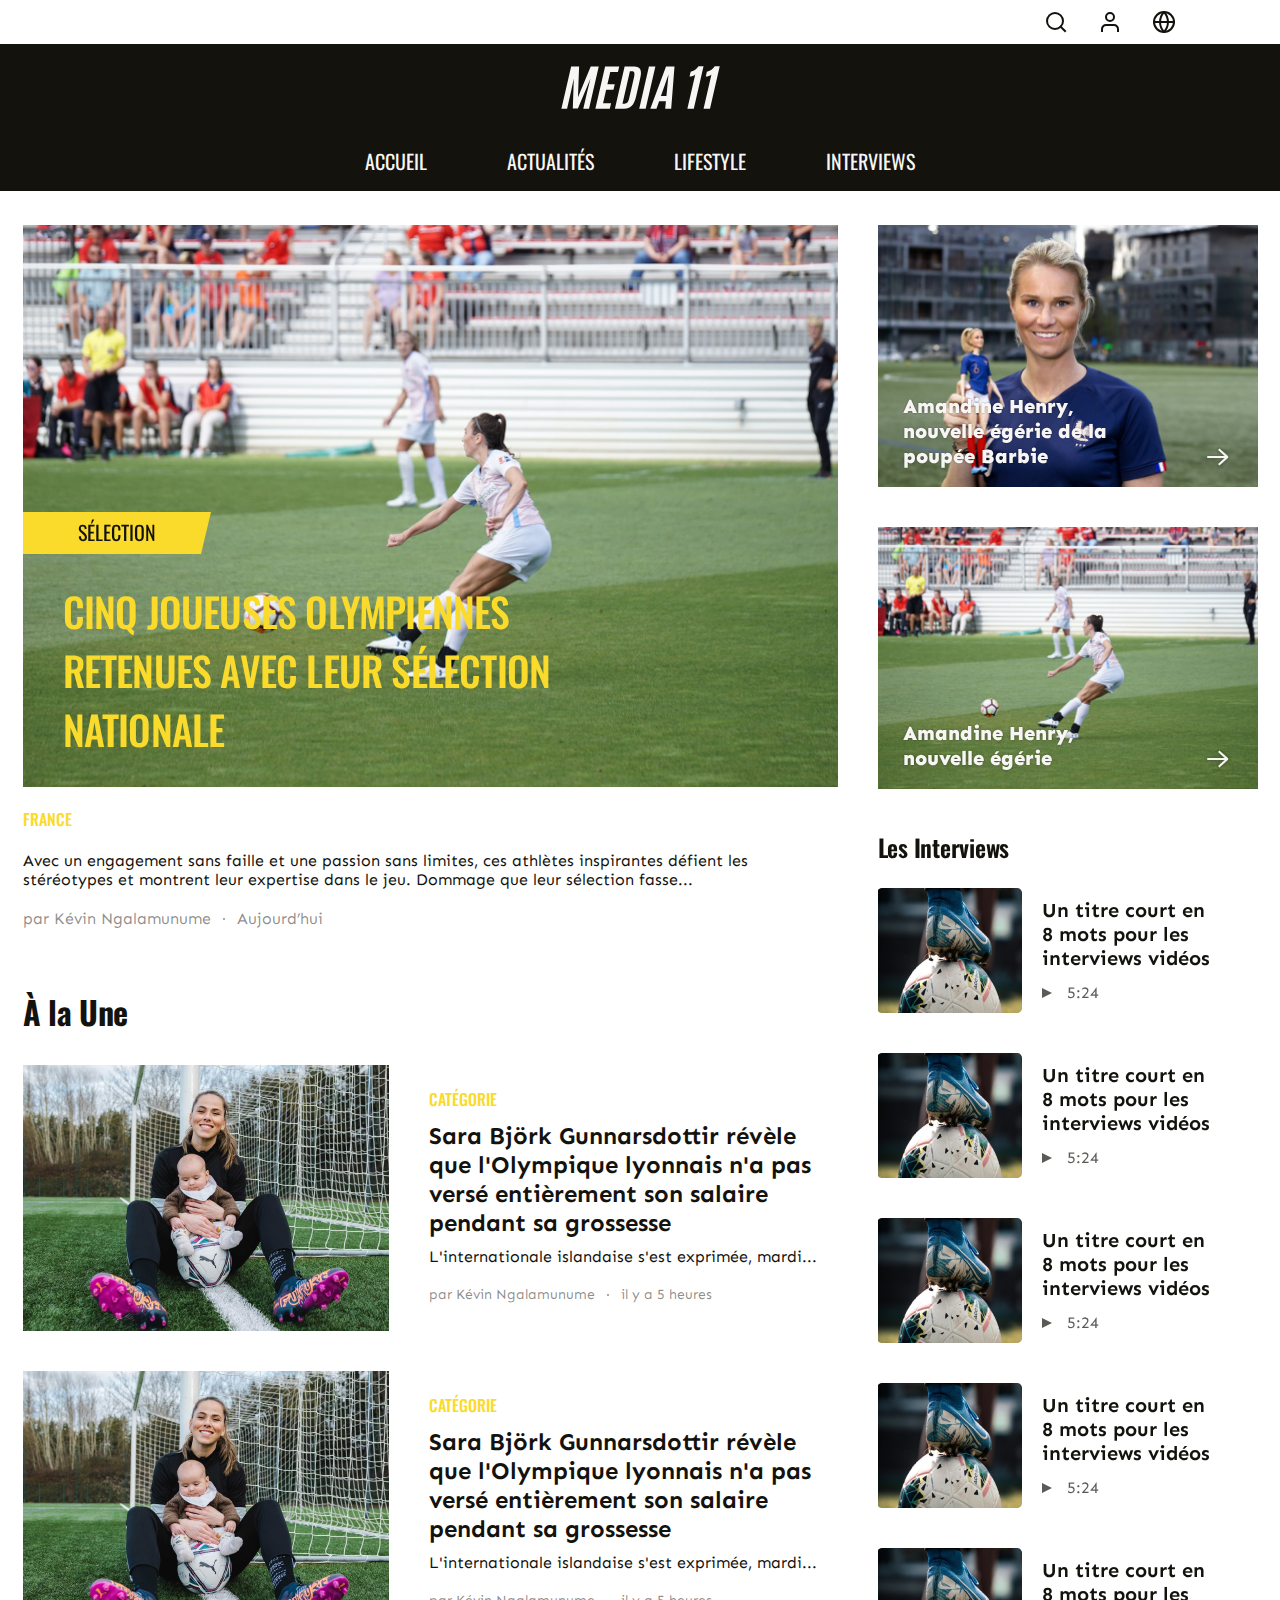
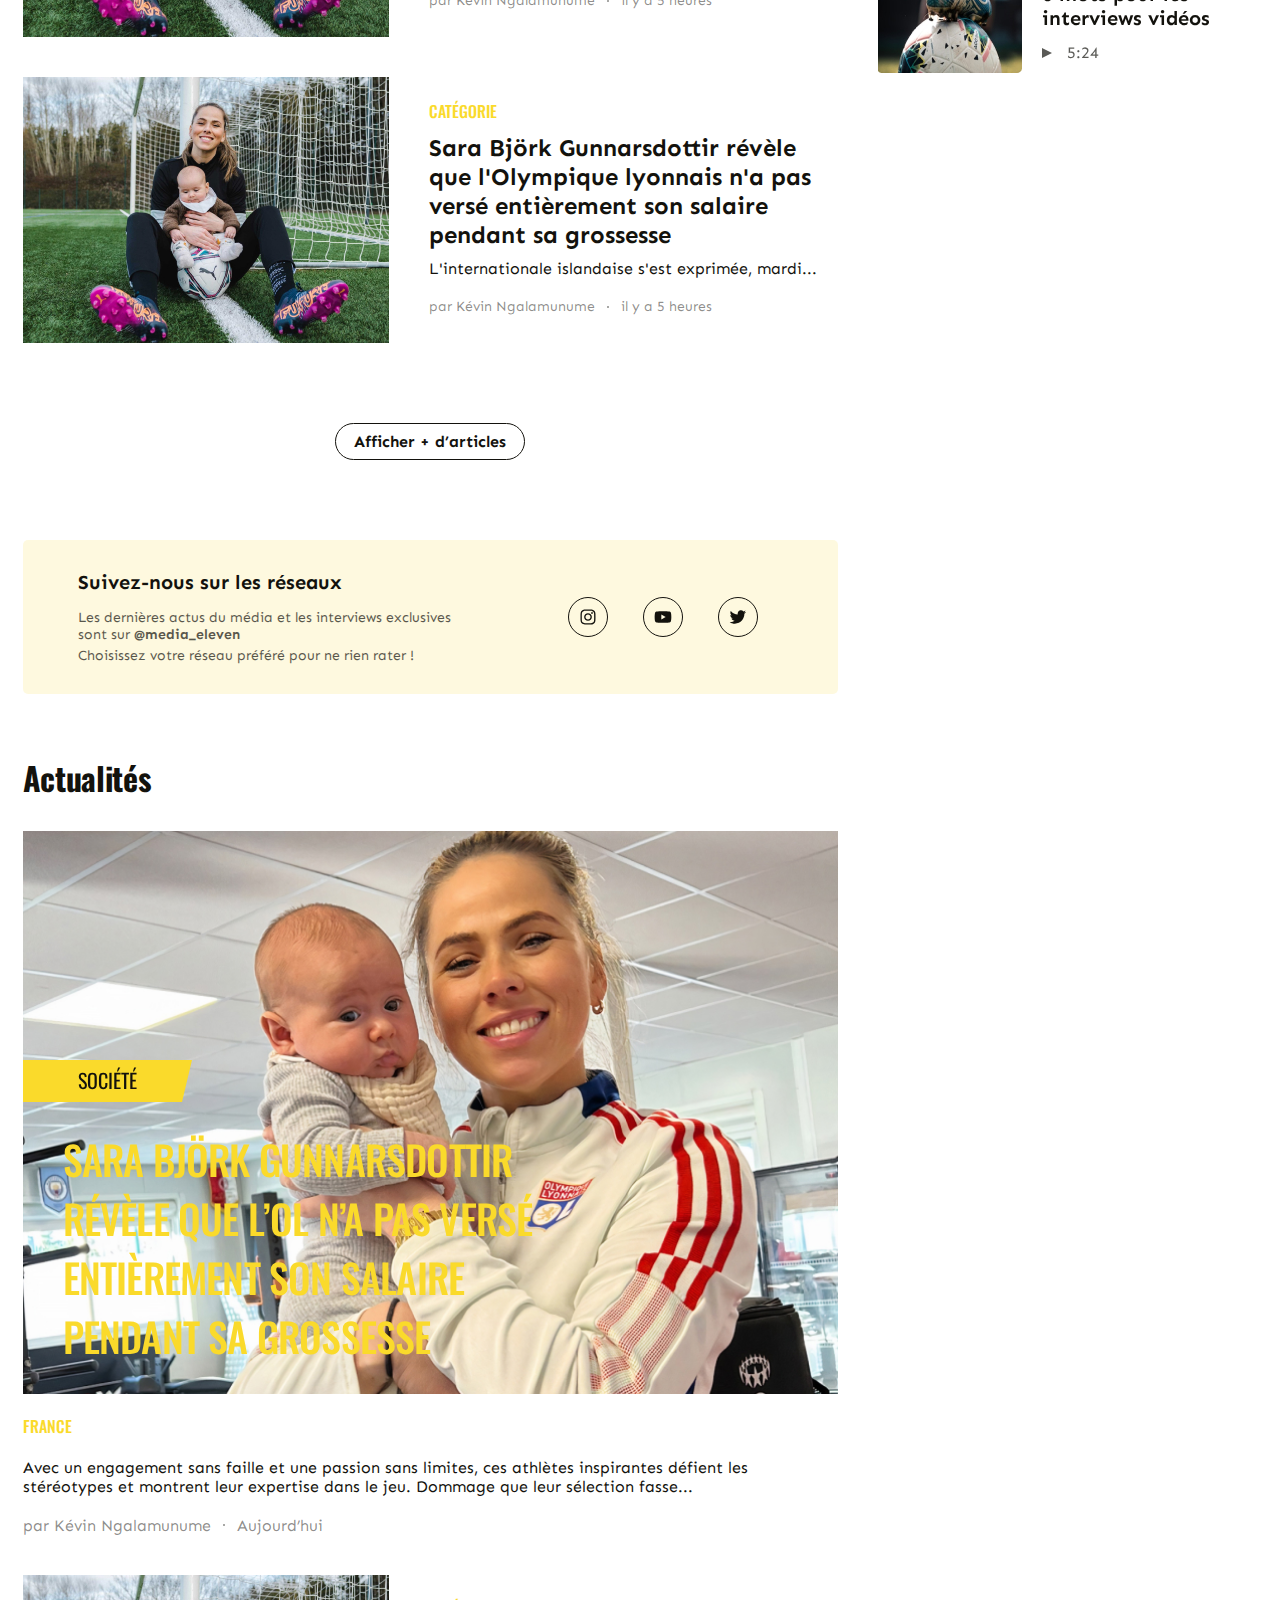
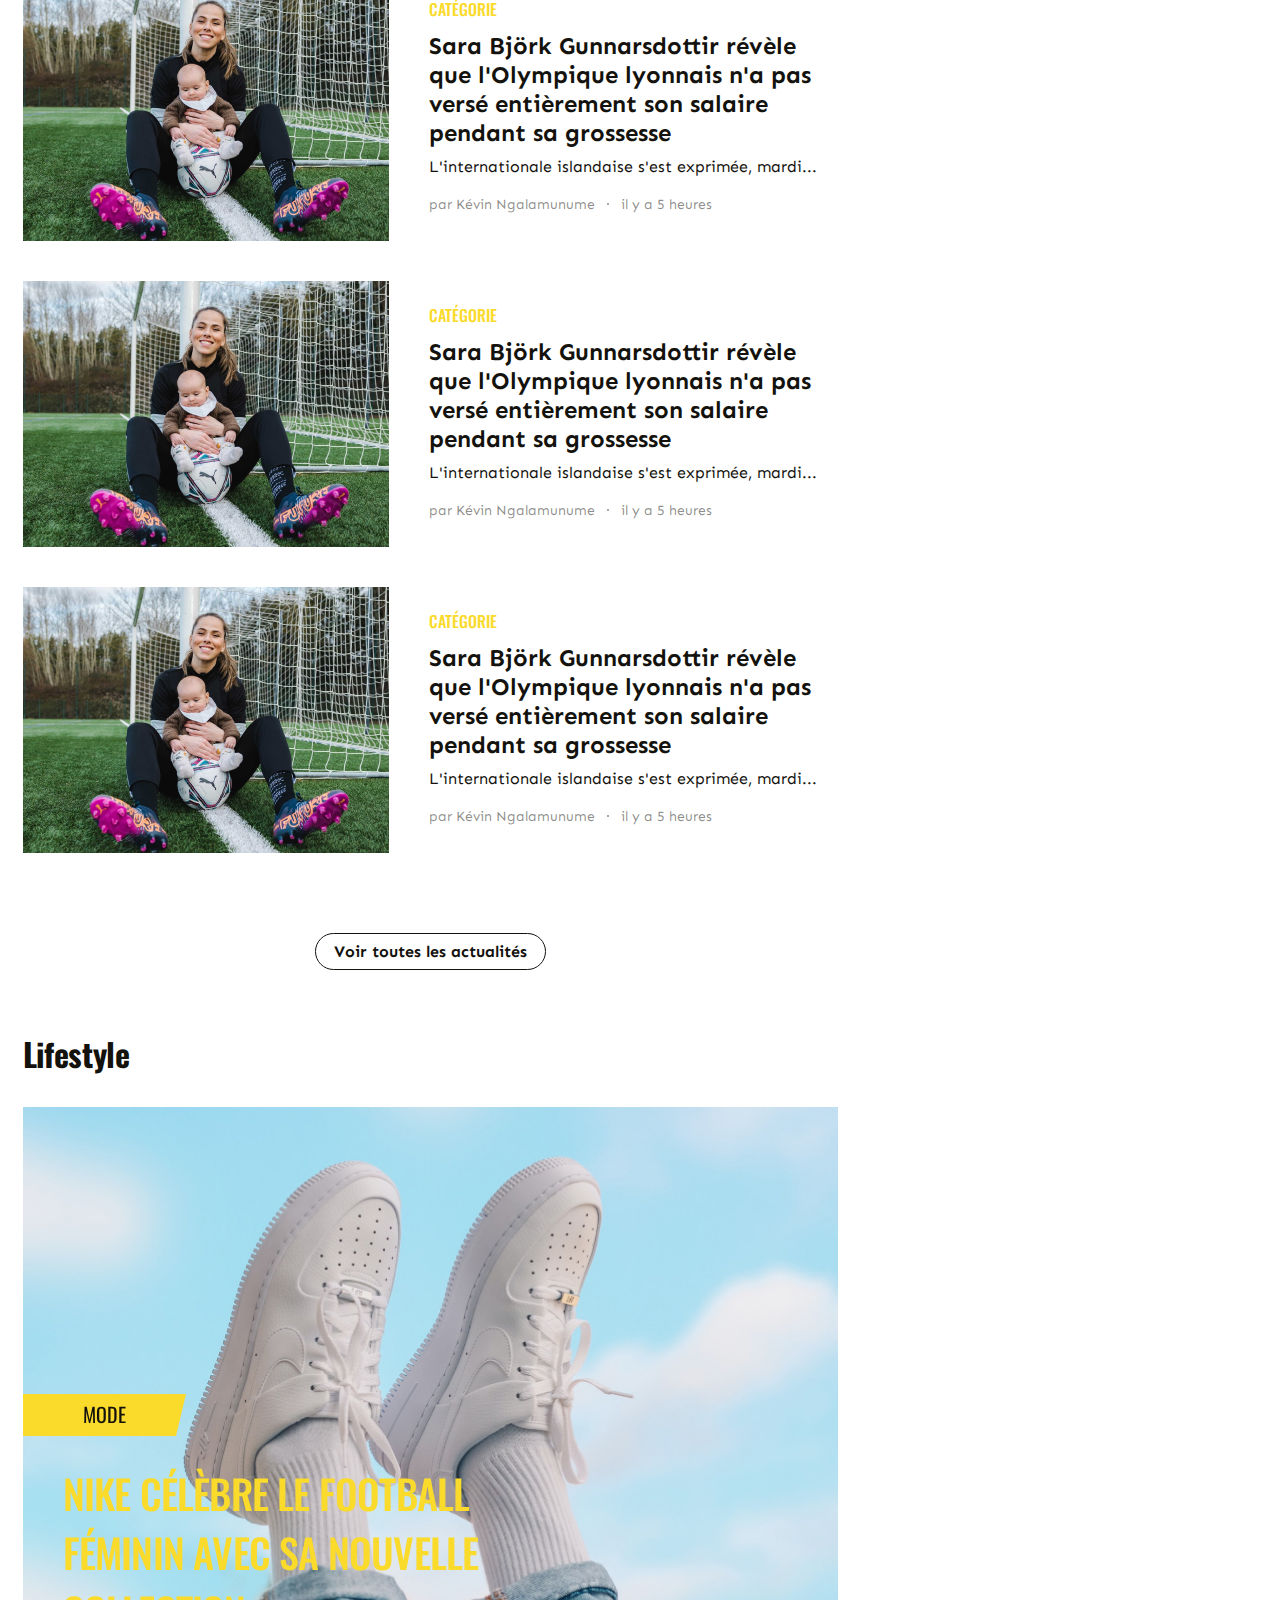
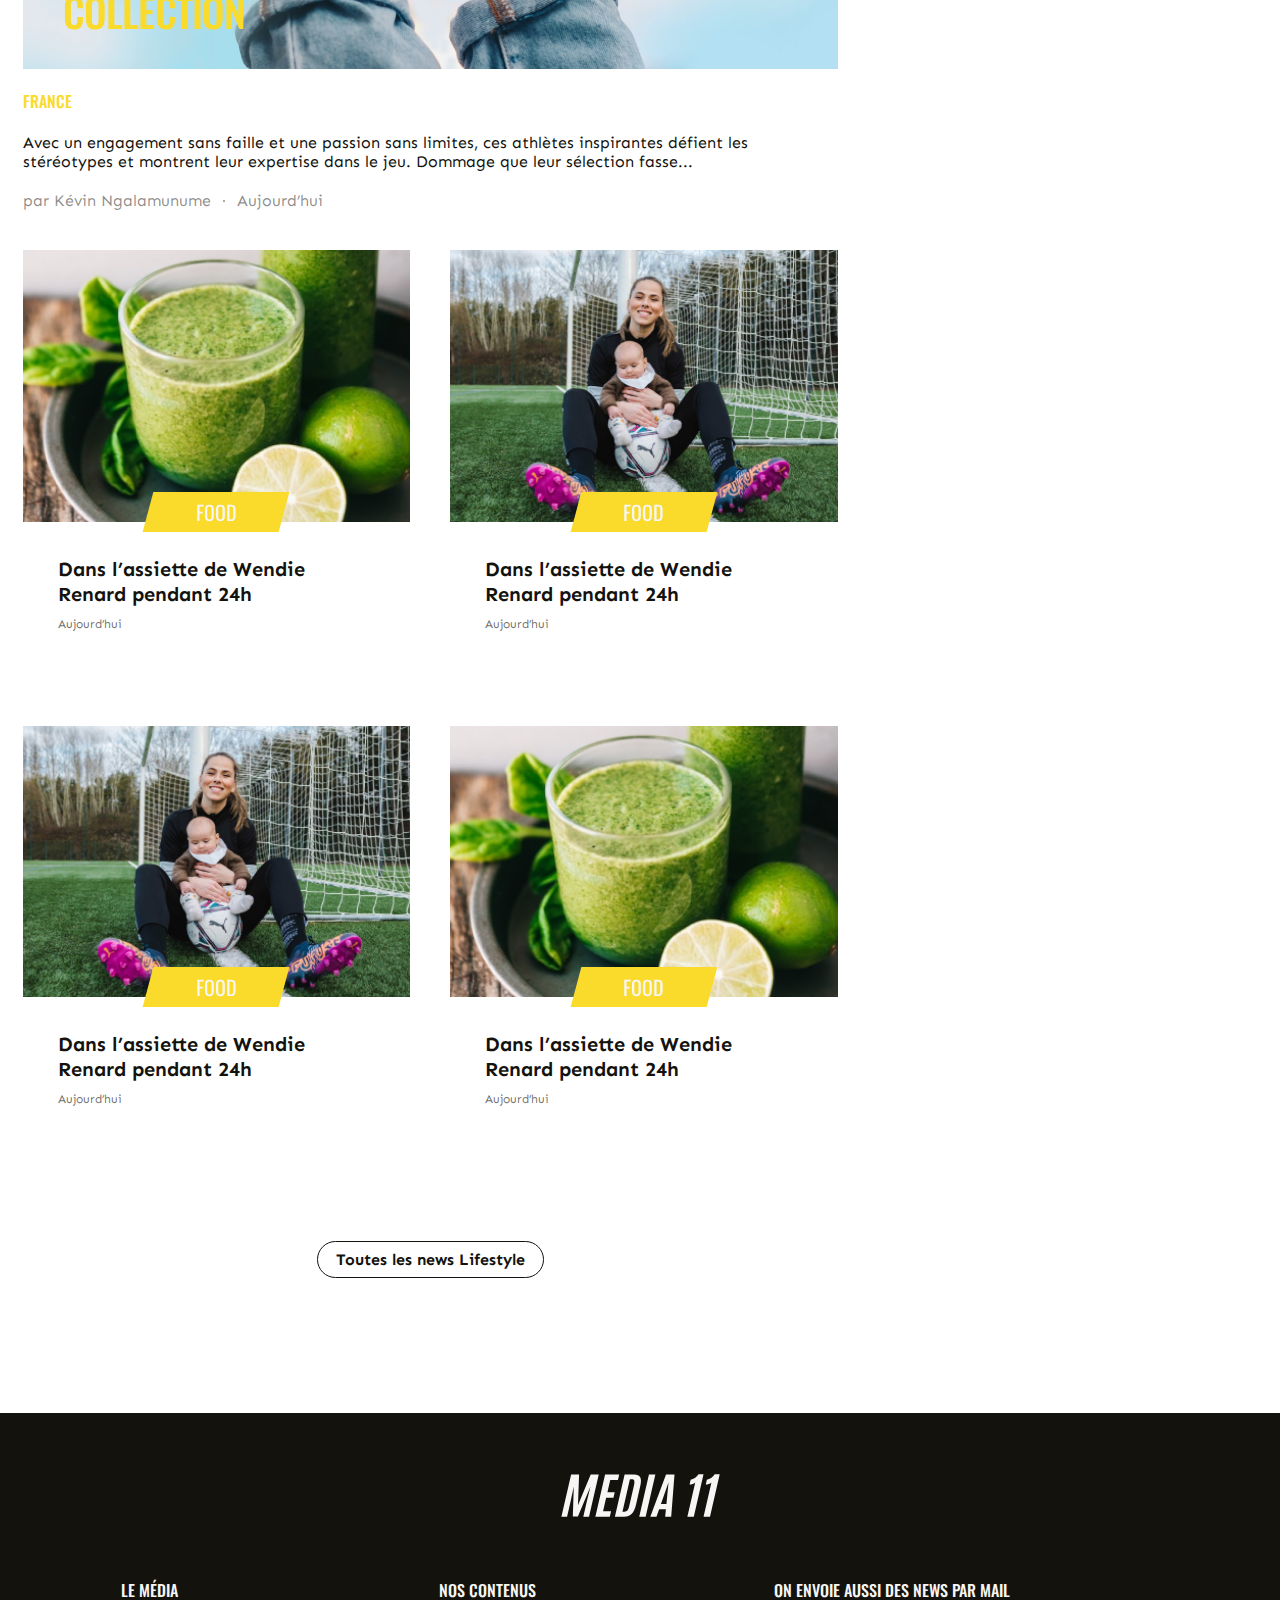
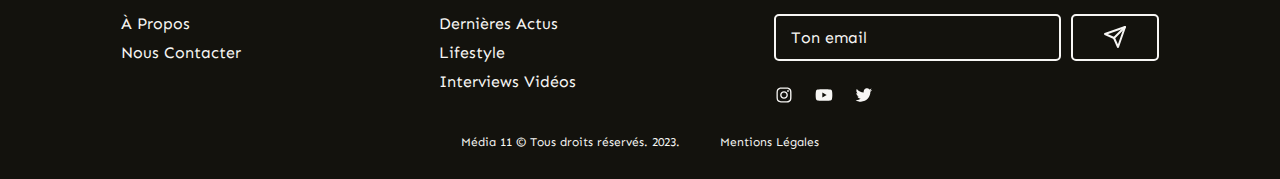
<file: index.html>
<!DOCTYPE html>
<html lang="en">
  <head>
    <meta charset="UTF-8" />
    <meta http-equiv="X-UA-Compatible" content="IE=edge" />
    <meta name="viewport" content="width=device-width, initial-scale=1.0" />
    <link rel="stylesheet" href="css/style.min.css" />
    <title>ACCUEIL</title>
  </head>
  <body>
    <div class="wrapper">
      <header class="header">
        <div class="header__container">
          <div class="header__above">
            <a href="#">
              <img src="img/header/search.svg" alt="search" />
            </a>
            <a href="#">
              <img src="img/header/user.svg" alt="user" />
            </a>
            <a href="#">
              <img src="img/header/globe.svg" alt="globe" />
            </a>
          </div>
        </div>
        <div class="header__under">
          <div class="header__container">
            <div class="header__logo">
              <a href="/">
                <img src="img/header/Logo seul.svg" alt="logo" />
              </a>
            </div>
            <div class="header__menu menu">
              <div class="menu__burger">
                <span></span>
              </div>
              <nav class="menu__nav">
                <ul class="menu__list">
                  <li>
                    <a href="index.html">ACCUEIL</a>
                  </li>
                  <li>
                    <a href="actualités.html">ACTUALITÉS</a>
                  </li>
                  <li>
                    <a href="lifestyle.html">lifestyle</a>
                  </li>
                  <li>
                    <a href="/">interviews</a>
                  </li>
                </ul>
              </nav>
            </div>
          </div>
        </div>
      </header>
      <main class="page">
        <div class="page__container">
          <div class="page__column">
            <div class="main">
              <!-- main-post -->
              <section class="main__main-block main-block">
                <article class="main-block__main-post main-post">
                  <div class="main-post__poster">
                    <a href="article.html">
                      <div class="main-post__content">
                        <div class="main-post__tag">
                          <div></div>
                          <span>sélection</span>
                        </div>
                        <h2 class="main-post__title">
                          Cinq joueuses Olympiennes retenues avec leur sélection
                          nationale
                        </h2>
                      </div>
                      <div class="main-post__img">
                        <img src="img/main/Rectangle 3.jpg" alt="" />
                      </div>
                    </a>
                  </div>
                  <div class="main-post__category">France</div>
                  <div class="main-post__text">
                    <a href="#">
                      Avec un engagement sans faille et une passion sans
                      limites, ces athlètes inspirantes défient les stéréotypes
                      et montrent leur expertise dans le jeu. Dommage que leur
                      sélection fasse...
                    </a>
                  </div>
                  <div class="main-post__meta">
                    <div class="main-post__author">par Kévin Ngalamunume</div>
                    <div class="main-post__separator"></div>
                    <div class="main-post__time">Aujourd’hui</div>
                  </div>
                </article>
              </section>
              <!-- /main-post -->
              <!-- featured -->
              <section class="main__featured block-posts">
                <h3 class="block-posts__title">À la Une</h3>
                <div class="block-posts__post-list post-list">
                  <article class="post-list__post-single post-single">
                    <div class="post-single__img">
                      <a href="#">
                        <img src="img/main/Image.jpg" alt="" />
                      </a>
                    </div>
                    <div class="post-single__content">
                      <div class="post-single__category">catégorie</div>
                      <h4 class="post-single__title">
                        <a href="#"
                          >Sara Björk Gunnarsdottir révèle que l'Olympique
                          lyonnais n'a pas versé entièrement son salaire pendant
                          sa grossesse</a
                        >
                      </h4>
                      <div class="post-single__text">
                        <a href="#"
                          >L'internationale islandaise s'est exprimée,
                          mardi...</a
                        >
                      </div>
                      <div class="post-single__meta">
                        <div class="post-single__author">
                          par Kévin Ngalamunume
                        </div>
                        <div class="post-single__separator"></div>
                        <div class="post-single__time">il y a 5 heures</div>
                      </div>
                    </div>
                  </article>
                  <article class="post-list__post-single post-single">
                    <div class="post-single__img">
                      <a href="#">
                        <img src="img/main/Image.jpg" alt="" />
                      </a>
                    </div>
                    <div class="post-single__content">
                      <div class="post-single__category">catégorie</div>
                      <h4 class="post-single__title">
                        <a href="#"
                          >Sara Björk Gunnarsdottir révèle que l'Olympique
                          lyonnais n'a pas versé entièrement son salaire pendant
                          sa grossesse</a
                        >
                      </h4>
                      <div class="post-single__text">
                        <a href="#"
                          >L'internationale islandaise s'est exprimée,
                          mardi...</a
                        >
                      </div>
                      <div class="post-single__meta">
                        <div class="post-single__author">
                          par Kévin Ngalamunume
                        </div>
                        <div class="post-single__separator"></div>
                        <div class="post-single__time">il y a 5 heures</div>
                      </div>
                    </div>
                  </article>
                  <article class="post-list__post-single post-single">
                    <div class="post-single__img">
                      <a href="#">
                        <img src="img/main/Image.jpg" alt="" />
                      </a>
                    </div>
                    <div class="post-single__content">
                      <div class="post-single__category">catégorie</div>
                      <h4 class="post-single__title">
                        <a href="#"
                          >Sara Björk Gunnarsdottir révèle que l'Olympique
                          lyonnais n'a pas versé entièrement son salaire pendant
                          sa grossesse</a
                        >
                      </h4>
                      <div class="post-single__text">
                        <a href="#"
                          >L'internationale islandaise s'est exprimée,
                          mardi...</a
                        >
                      </div>
                      <div class="post-single__meta">
                        <div class="post-single__author">
                          par Kévin Ngalamunume
                        </div>
                        <div class="post-single__separator"></div>
                        <div class="post-single__time">il y a 5 heures</div>
                      </div>
                    </div>
                  </article>
                </div>
                <div class="block-posts__button-more button-more">
                  <a href="#">Afficher + d’articles</a>
                </div>
              </section>
              <!-- /featured -->
              <!-- main__sociall -->
              <section class="main__sociall social-main">
                <div class="social-main__column">
                  <div class="social-main__title">
                    Suivez-nous sur les réseaux
                  </div>
                  <div class="social-main__text">
                    <p>
                      Les dernières actus du média et les interviews exclusives
                      sont sur <b>@media_eleven</b>
                    </p>
                    <p>Choisissez votre réseau préféré pour ne rien rater !</p>
                  </div>
                </div>
                <div class="social-main__column">
                  <ul class="social-main__link">
                    <li>
                      <a href="#">
                        <img src="img/main/instagram.svg" alt="" />
                      </a>
                    </li>
                    <li>
                      <a href="#">
                        <img src="img/main/youtube.svg" alt="" />
                      </a>
                    </li>
                    <li>
                      <a href="#">
                        <img src="img/main/twitter.svg" alt="" />
                      </a>
                    </li>
                  </ul>
                </div>
              </section>
              <!-- /main__sociall -->
              <!-- main__news -->
              <section class="main__news block-posts">
                <h3 class="block-posts__title">Actualités</h3>
                <article class="block-posts__main-post main-post">
                  <div class="main-post__poster">
                    <a href="#">
                      <div class="main-post__content">
                        <div class="main-post__tag">
                          <div></div>
                          <span>société</span>
                        </div>
                        <h2 class="main-post__title">
                          sara björk gunnarsdottir révèle que l’ol n’a pas versé
                          entièrement son salaire pendant sa grossesse
                        </h2>
                      </div>
                      <div class="main-post__img">
                        <img src="img/main/Rectangle 4.jpg" alt="" />
                      </div>
                    </a>
                  </div>
                  <div class="main-post__category">France</div>
                  <div class="main-post__text">
                    <a href="#">
                      Avec un engagement sans faille et une passion sans
                      limites, ces athlètes inspirantes défient les stéréotypes
                      et montrent leur expertise dans le jeu. Dommage que leur
                      sélection fasse...
                    </a>
                  </div>
                  <div class="main-post__meta">
                    <div class="main-post__author">par Kévin Ngalamunume</div>
                    <div class="main-post__separator"></div>
                    <div class="main-post__time">Aujourd’hui</div>
                  </div>
                </article>
                <div class="block-posts__post-list post-list">
                  <article class="post-list__post-single post-single">
                    <div class="post-single__img">
                      <a href="#">
                        <img src="img/main/Image.jpg" alt="" />
                      </a>
                    </div>
                    <div class="post-single__content">
                      <div class="post-single__category">catégorie</div>
                      <h4 class="post-single__title">
                        <a href="#"
                          >Sara Björk Gunnarsdottir révèle que l'Olympique
                          lyonnais n'a pas versé entièrement son salaire pendant
                          sa grossesse</a
                        >
                      </h4>
                      <div class="post-single__text">
                        <a href="#"
                          >L'internationale islandaise s'est exprimée,
                          mardi...</a
                        >
                      </div>
                      <div class="post-single__meta">
                        <div class="post-single__author">
                          par Kévin Ngalamunume
                        </div>
                        <div class="post-single__separator"></div>
                        <div class="post-single__time">il y a 5 heures</div>
                      </div>
                    </div>
                  </article>
                  <article class="post-list__post-single post-single">
                    <div class="post-single__img">
                      <a href="#">
                        <img src="img/main/Image.jpg" alt="" />
                      </a>
                    </div>
                    <div class="post-single__content">
                      <div class="post-single__category">catégorie</div>
                      <h4 class="post-single__title">
                        <a href="#"
                          >Sara Björk Gunnarsdottir révèle que l'Olympique
                          lyonnais n'a pas versé entièrement son salaire pendant
                          sa grossesse</a
                        >
                      </h4>
                      <div class="post-single__text">
                        <a href="#"
                          >L'internationale islandaise s'est exprimée,
                          mardi...</a
                        >
                      </div>
                      <div class="post-single__meta">
                        <div class="post-single__author">
                          par Kévin Ngalamunume
                        </div>
                        <div class="post-single__separator"></div>
                        <div class="post-single__time">il y a 5 heures</div>
                      </div>
                    </div>
                  </article>
                  <article class="post-list__post-single post-single">
                    <div class="post-single__img">
                      <a href="#">
                        <img src="img/main/Image.jpg" alt="" />
                      </a>
                    </div>
                    <div class="post-single__content">
                      <div class="post-single__category">catégorie</div>
                      <h4 class="post-single__title">
                        <a href="#"
                          >Sara Björk Gunnarsdottir révèle que l'Olympique
                          lyonnais n'a pas versé entièrement son salaire pendant
                          sa grossesse</a
                        >
                      </h4>
                      <div class="post-single__text">
                        <a href="#"
                          >L'internationale islandaise s'est exprimée,
                          mardi...</a
                        >
                      </div>
                      <div class="post-single__meta">
                        <div class="post-single__author">
                          par Kévin Ngalamunume
                        </div>
                        <div class="post-single__separator"></div>
                        <div class="post-single__time">il y a 5 heures</div>
                      </div>
                    </div>
                  </article>
                </div>
                <div class="block-posts__button-more button-more">
                  <a href="actualités.html">Voir toutes les actualités</a>
                </div>
              </section>
              <!-- main__news -->
              <!-- main__video -->
              <section class="main__vodeo">
                <!-- <img src="img/main/Encart _Vidéos_.jpg" alt=""> -->
              </section>
              <!-- /main__video -->
              <!-- main__lifestyle -->
              <section class="main__lifestyle block-posts">
                <h3 class="block-posts__title">Lifestyle</h3>
                <article class="block-posts__main-post main-post">
                  <div class="main-post__poster">
                    <a href="#">
                      <div class="main-post__content">
                        <div class="main-post__tag">
                          <div></div>
                          <span>mode</span>
                        </div>
                        <h2 class="main-post__title">
                          Nike célèbre le football féminin avec sa nouvelle
                          collection
                        </h2>
                      </div>
                      <div class="main-post__img">
                        <img src="img/main/Rectangle 5.jpg" alt="" />
                      </div>
                    </a>
                  </div>
                  <div class="main-post__category">France</div>
                  <div class="main-post__text">
                    <a href="#">
                      Avec un engagement sans faille et une passion sans
                      limites, ces athlètes inspirantes défient les stéréotypes
                      et montrent leur expertise dans le jeu. Dommage que leur
                      sélection fasse...
                    </a>
                  </div>
                  <div class="main-post__meta">
                    <div class="main-post__author">par Kévin Ngalamunume</div>
                    <div class="main-post__separator"></div>
                    <div class="main-post__time">Aujourd’hui</div>
                  </div>
                </article>
                <div class="block-posts__post-list post-list-grid">
                  <article class="post-list-grid__post-grid post-grid">
                    <div class="post-grid__img">
                      <a href="">
                        <img src="img/main/Rectangle 17.jpg" alt="" />
                      </a>
                    </div>
                    <div class="post-grid__tag">
                      <div></div>
                      <span>FOOD</span>
                    </div>
                    <div class="post-grid__content">
                      <h4 class="post-grid__title">
                        <a href="#"
                          >Dans l’assiette de Wendie Renard pendant 24h</a
                        >
                      </h4>
                      <div class="post-grid__time">Aujourd’hui</div>
                    </div>
                  </article>
                  <article class="post-list-grid__post-grid post-grid">
                    <div class="post-grid__img">
                      <a href="">
                        <img src="img/main/Image.jpg" alt="" />
                      </a>
                    </div>
                    <div class="post-grid__tag">
                      <div></div>
                      <span>FOOD</span>
                    </div>
                    <div class="post-grid__content">
                      <h4 class="post-grid__title">
                        <a href="#"
                          >Dans l’assiette de Wendie Renard pendant 24h</a
                        >
                      </h4>
                      <div class="post-grid__time">Aujourd’hui</div>
                    </div>
                  </article>
                  <article class="post-list-grid__post-grid post-grid">
                    <div class="post-grid__img">
                      <a href="">
                        <img src="img/main/Image.jpg" alt="" />
                      </a>
                    </div>
                    <div class="post-grid__tag">
                      <div></div>
                      <span>FOOD</span>
                    </div>
                    <div class="post-grid__content">
                      <h4 class="post-grid__title">
                        <a href="#"
                          >Dans l’assiette de Wendie Renard pendant 24h</a
                        >
                      </h4>
                      <div class="post-grid__time">Aujourd’hui</div>
                    </div>
                  </article>
                  <article class="post-list-grid__post-grid post-grid">
                    <div class="post-grid__img">
                      <a href="">
                        <img src="img/main/Rectangle 17.jpg" alt="" />
                      </a>
                    </div>
                    <div class="post-grid__tag">
                      <div></div>
                      <span>FOOD</span>
                    </div>
                    <div class="post-grid__content">
                      <h4 class="post-grid__title">
                        <a href="#"
                          >Dans l’assiette de Wendie Renard pendant 24h</a
                        >
                      </h4>
                      <div class="post-grid__time">Aujourd’hui</div>
                    </div>
                  </article>
                </div>
                <div class="block-posts__button-more button-more">
                  <a href="lifestyle.html">Toutes les news Lifestyle</a>
                </div>
              </section>
              <!-- /main__lifestyle -->
            </div>
          </div>
          <div class="page__column">
            <aside class="aside">
              <section class="aside__posts posts-aside">
                <article class="posts-aside__post post-aside">
                  <a href="#" class="post-aside__link">
                    <div class="post-aside__content">
                      <h4 class="post-aside__title">
                        Amandine Henry, nouvelle égérie de la poupée Barbie
                      </h4>
                      <img
                        src="img/aside/arrow-right.svg"
                        alt="arrow"
                        class="post-aside__arrow"
                      />
                    </div>
                    <div class="post-aside__img">
                      <img src="img/aside/Card — Lifestyle - Une.jpg" alt="" />
                    </div>
                  </a>
                </article>
                <article class="posts-aside__post post-aside">
                  <a href="#" class="post-aside__link">
                    <div class="post-aside__content">
                      <h4 class="post-aside__title">
                        Amandine Henry, nouvelle égérie
                      </h4>
                      <img
                        src="img/aside/arrow-right.svg"
                        alt="arrow"
                        class="post-aside__arrow"
                      />
                    </div>
                    <div class="post-aside__img">
                      <img src="img/main/Rectangle 3.jpg" alt="" />
                    </div>
                  </a>
                </article>
              </section>
              <div class="post-aside__separator"></div>
              <section class="aside__interviews interviews-aside">
                <h3 class="interviews-aside__title">les interviews</h3>
                <article class="interviews-aside__interview interview-aside">
                  <a href="video-interview.html" class="interview-aside__link">
                    <div class="interview-aside__img">
                      <img src="img/aside/Rectangle 10.jpg" alt="" />
                    </div>
                    <div class="interview-aside__content">
                      <h4 class="interview-aside__title">
                        Un titre court en 8 mots pour les interviews vidéos
                      </h4>
                      <div class="interview-aside__duration">
                        <span>5:24</span>
                      </div>
                    </div>
                  </a>
                </article>
                <article class="interviews-aside__interview interview-aside">
                  <a href="#" class="interview-aside__link">
                    <div class="interview-aside__img">
                      <img src="img/aside/Rectangle 10.jpg" alt="" />
                    </div>
                    <div class="interview-aside__content">
                      <h4 class="interview-aside__title">
                        Un titre court en 8 mots pour les interviews vidéos
                      </h4>
                      <div class="interview-aside__duration">
                        <span>5:24</span>
                      </div>
                    </div>
                  </a>
                </article>
                <article class="interviews-aside__interview interview-aside">
                  <a href="#" class="interview-aside__link">
                    <div class="interview-aside__img">
                      <img src="img/aside/Rectangle 10.jpg" alt="" />
                    </div>
                    <div class="interview-aside__content">
                      <h4 class="interview-aside__title">
                        Un titre court en 8 mots pour les interviews vidéos
                      </h4>
                      <div class="interview-aside__duration">
                        <span>5:24</span>
                      </div>
                    </div>
                  </a>
                </article>
                <article class="interviews-aside__interview interview-aside">
                  <a href="#" class="interview-aside__link">
                    <div class="interview-aside__img">
                      <img src="img/aside/Rectangle 10.jpg" alt="" />
                    </div>
                    <div class="interview-aside__content">
                      <h4 class="interview-aside__title">
                        Un titre court en 8 mots pour les interviews vidéos
                      </h4>
                      <div class="interview-aside__duration">
                        <span>5:24</span>
                      </div>
                    </div>
                  </a>
                </article>
                <article class="interviews-aside__interview interview-aside">
                  <a href="#" class="interview-aside__link">
                    <div class="interview-aside__img">
                      <img src="img/aside/Rectangle 10.jpg" alt="" />
                    </div>
                    <div class="interview-aside__content">
                      <h4 class="interview-aside__title">
                        Un titre court en 8 mots pour les interviews vidéos
                      </h4>
                      <div class="interview-aside__duration">
                        <span>5:24</span>
                      </div>
                    </div>
                  </a>
                </article>
              </section>
            </aside>
          </div>
        </div>
      </main>
      <footer class="footer">
        <div class="footer__container">
          <div class="footer__logo">
            <a href="/">
              <img src="img/header/Logo seul.svg" alt="logo" />
            </a>
          </div>
          <div class="footer__main">
            <div class="footer__column">
              <div class="footer__label">LE MÉDIA</div>
              <nav class="footer__menu">
                <ul>
                  <li>
                    <a href="#">à propos</a>
                  </li>
                  <li>
                    <a href="#">nous contacter</a>
                  </li>
                </ul>
              </nav>
            </div>
            <div class="footer__column">
              <div class="footer__label">nos contenus</div>
              <nav class="footer__menu">
                <ul>
                  <li>
                    <a href="#">dernières actus</a>
                  </li>
                  <li>
                    <a href="#">lifestyle</a>
                  </li>
                  <li>
                    <a href="#">interviews vidéos</a>
                  </li>
                </ul>
              </nav>
            </div>
            <div class="footer__column">
              <div class="footer__label">ON ENVOIE AUSSI DES NEWS PAR MAIL</div>
              <form action="" class="footer__form">
                <input
                  type="email"
                  placeholder="Ton email"
                  class="footer__input"
                />
                <button type="submit" class="footer__button">
                  <img src="img/footer/send.svg" alt="send" />
                </button>
              </form>
              <div class="footer__social">
                <ul>
                  <li>
                    <a href="#">
                      <img src="img/footer/instagram.svg" alt="instagram" />
                    </a>
                  </li>
                  <li>
                    <a href="#">
                      <img src="img/footer/youtube.svg" alt="youtube" />
                    </a>
                  </li>
                  <li>
                    <a href="#">
                      <img src="img/footer/twitter.svg" alt="twitter" />
                    </a>
                  </li>
                </ul>
              </div>
            </div>
          </div>
          <div class="footer__bottom">
            <div>Média 11 © Tous droits réservés. 2023.</div>
            <div>Mentions Légales</div>
          </div>
        </div>
      </footer>
    </div>

    <script src="js/app.min.js"></script>
    <script src="js/script.js"></script>
  </body>
</html>
</file>
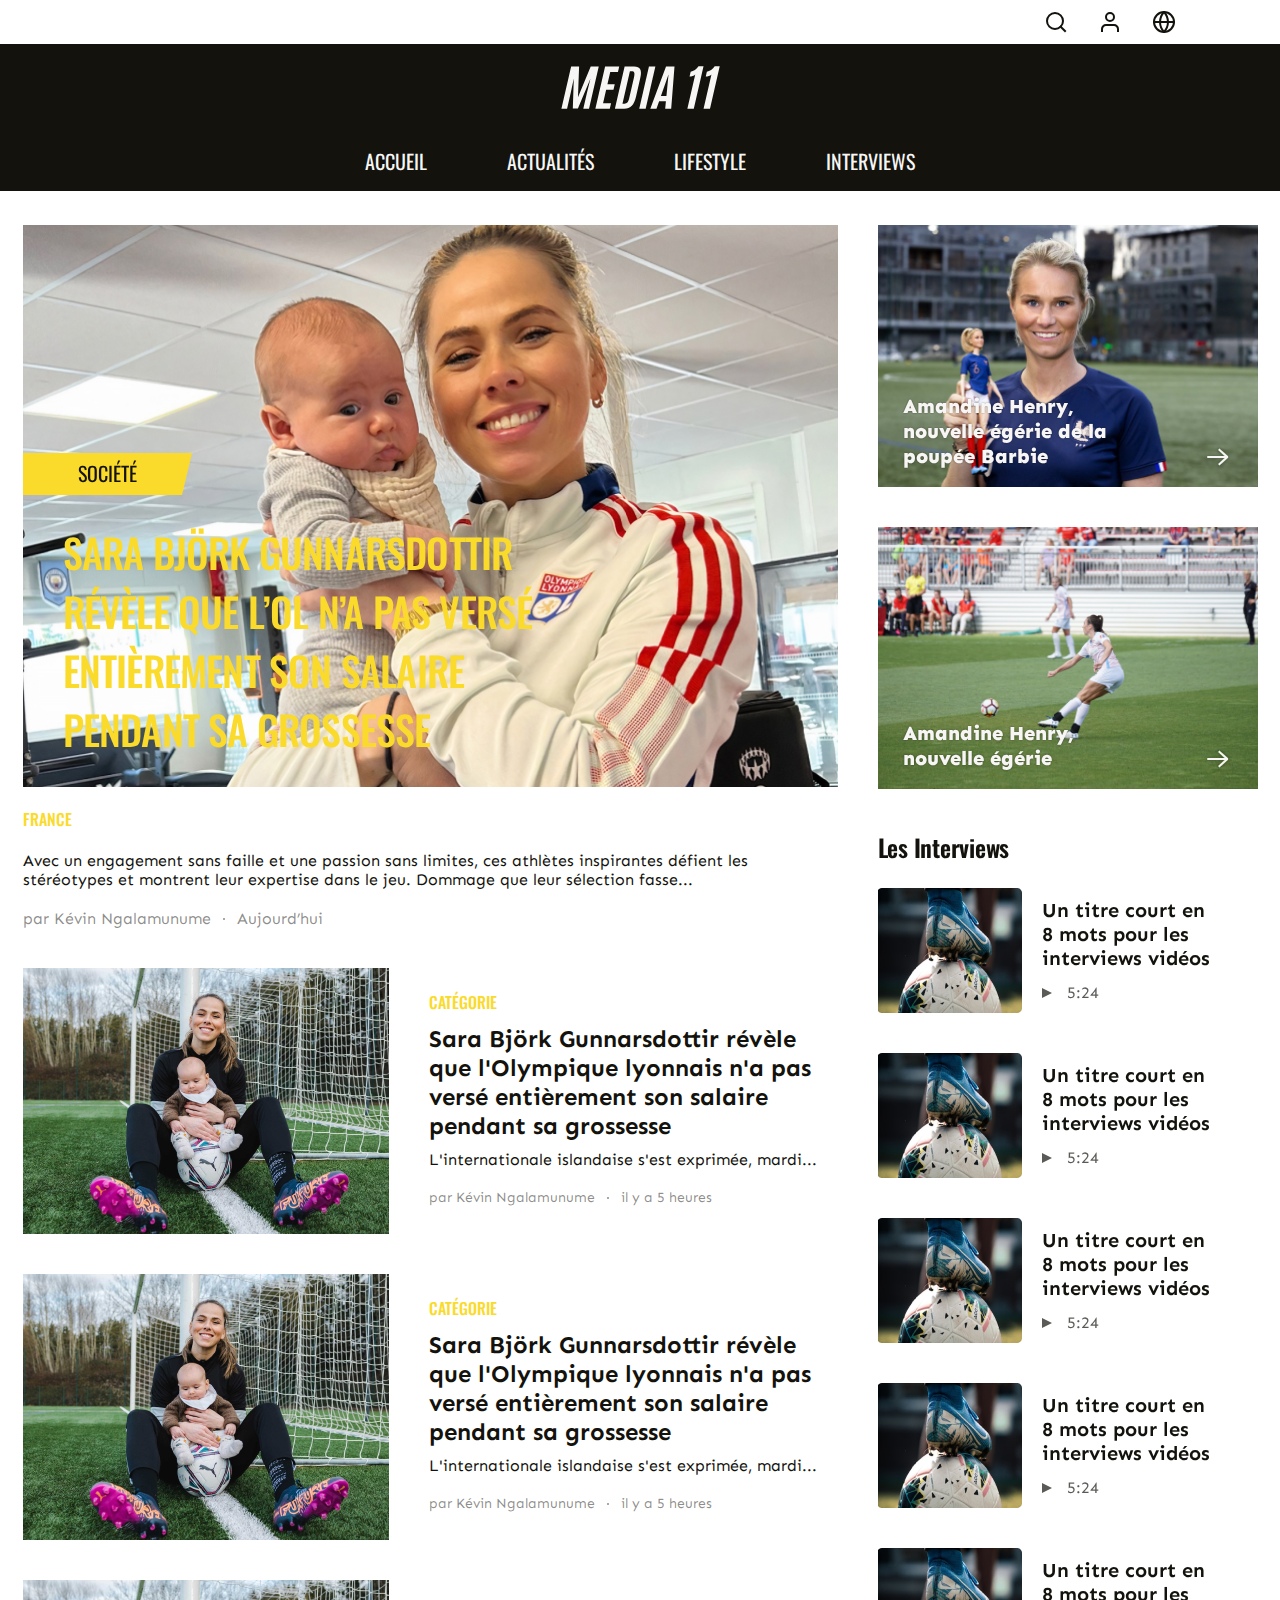
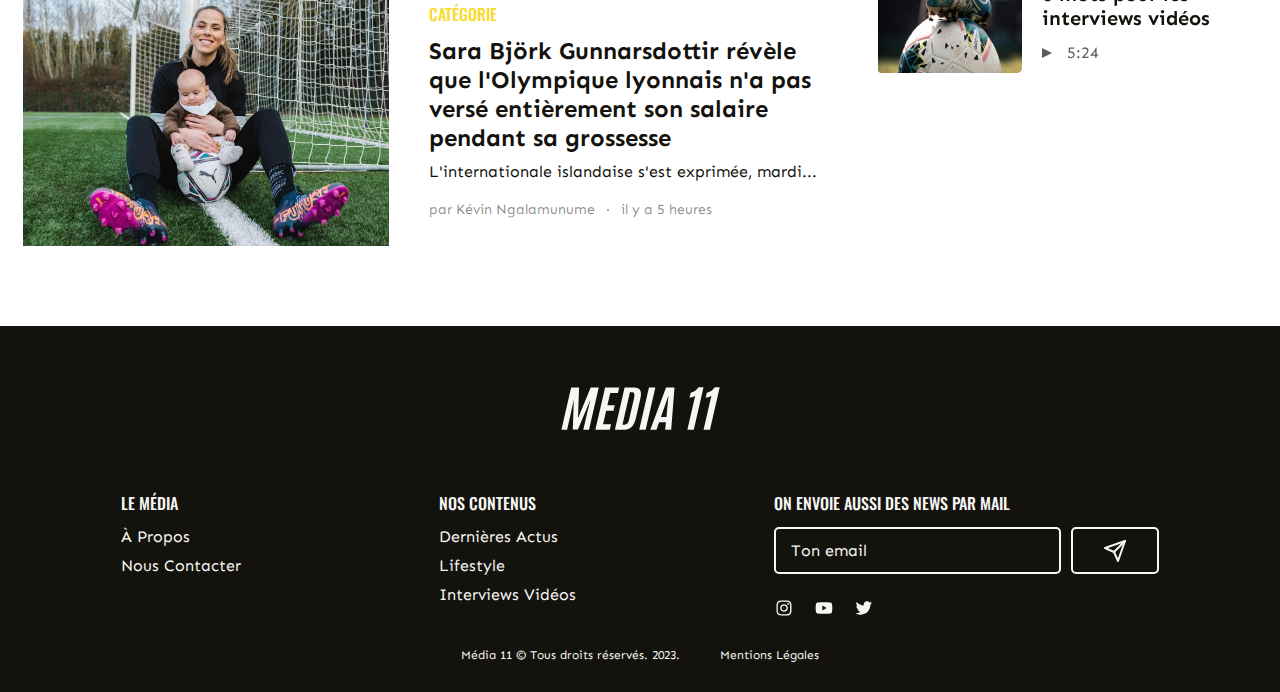
<file: actualités.html>
<!DOCTYPE html>
<html lang="en">
  <head>
    <meta charset="UTF-8" />
    <meta http-equiv="X-UA-Compatible" content="IE=edge" />
    <meta name="viewport" content="width=device-width, initial-scale=1.0" />
    <link rel="stylesheet" href="css/style.min.css" />
    <title>ACTUALITÉS</title>
  </head>
  <body>
    <div class="wrapper">
      <header class="header">
        <div class="header__container">
          <div class="header__above">
            <a href="#">
              <img src="img/header/search.svg" alt="search" />
            </a>
            <a href="#">
              <img src="img/header/user.svg" alt="user" />
            </a>
            <a href="#">
              <img src="img/header/globe.svg" alt="globe" />
            </a>
          </div>
        </div>
        <div class="header__under">
          <div class="header__container">
            <div class="header__logo">
              <a href="/">
                <img src="img/header/Logo seul.svg" alt="logo" />
              </a>
            </div>
            <div class="header__menu menu">
              <div class="menu__burger">
                <span></span>
              </div>
              <nav class="menu__nav">
                <ul class="menu__list">
                  <li>
                    <a href="index.html">ACCUEIL</a>
                  </li>
                  <li>
                    <a href="actualités.html">ACTUALITÉS</a>
                  </li>
                  <li>
                    <a href="lifestyle.html">lifestyle</a>
                  </li>
                  <li>
                    <a href="/">interviews</a>
                  </li>
                </ul>
              </nav>
            </div>
          </div>
        </div>
      </header>
      <main class="page">
        <div class="page__container">
          <div class="page__column">
            <div class="main">
              <!-- main__news -->
              <section class="main__news block-posts">
                <article class="block-posts__main-post main-post">
                  <div class="main-post__poster">
                    <a href="article.html">
                      <div class="main-post__content">
                        <div class="main-post__tag">
                          <div></div>
                          <span>société</span>
                        </div>
                        <h2 class="main-post__title">
                          sara björk gunnarsdottir révèle que l’ol n’a pas versé
                          entièrement son salaire pendant sa grossesse
                        </h2>
                      </div>
                      <div class="main-post__img">
                        <img src="img/main/Rectangle 4.jpg" alt="" />
                      </div>
                    </a>
                  </div>
                  <div class="main-post__category">France</div>
                  <div class="main-post__text">
                    <a href="/">
                      Avec un engagement sans faille et une passion sans
                      limites, ces athlètes inspirantes défient les stéréotypes
                      et montrent leur expertise dans le jeu. Dommage que leur
                      sélection fasse...
                    </a>
                  </div>
                  <div class="main-post__meta">
                    <div class="main-post__author">par Kévin Ngalamunume</div>
                    <div class="main-post__separator"></div>
                    <div class="main-post__time">Aujourd’hui</div>
                  </div>
                </article>
                <div class="block-posts__post-list post-list">
                  <article class="post-list__post-single post-single">
                    <div class="post-single__img">
                      <a href="#">
                        <img src="img/main/Image.jpg" alt="" />
                      </a>
                    </div>
                    <div class="post-single__content">
                      <div class="post-single__category">catégorie</div>
                      <h4 class="post-single__title">
                        <a href="#"
                          >Sara Björk Gunnarsdottir révèle que l'Olympique
                          lyonnais n'a pas versé entièrement son salaire pendant
                          sa grossesse</a
                        >
                      </h4>
                      <div class="post-single__text">
                        <a href="#"
                          >L'internationale islandaise s'est exprimée,
                          mardi...</a
                        >
                      </div>
                      <div class="post-single__meta">
                        <div class="post-single__author">
                          par Kévin Ngalamunume
                        </div>
                        <div class="post-single__separator"></div>
                        <div class="post-single__time">il y a 5 heures</div>
                      </div>
                    </div>
                  </article>
                  <article class="post-list__post-single post-single">
                    <div class="post-single__img">
                      <a href="#">
                        <img src="img/main/Image.jpg" alt="" />
                      </a>
                    </div>
                    <div class="post-single__content">
                      <div class="post-single__category">catégorie</div>
                      <h4 class="post-single__title">
                        <a href="#"
                          >Sara Björk Gunnarsdottir révèle que l'Olympique
                          lyonnais n'a pas versé entièrement son salaire pendant
                          sa grossesse</a
                        >
                      </h4>
                      <div class="post-single__text">
                        <a href="#"
                          >L'internationale islandaise s'est exprimée,
                          mardi...</a
                        >
                      </div>
                      <div class="post-single__meta">
                        <div class="post-single__author">
                          par Kévin Ngalamunume
                        </div>
                        <div class="post-single__separator"></div>
                        <div class="post-single__time">il y a 5 heures</div>
                      </div>
                    </div>
                  </article>
                  <article class="post-list__post-single post-single">
                    <div class="post-single__img">
                      <a href="#">
                        <img src="img/main/Image.jpg" alt="" />
                      </a>
                    </div>
                    <div class="post-single__content">
                      <div class="post-single__category">catégorie</div>
                      <h4 class="post-single__title">
                        <a href="#"
                          >Sara Björk Gunnarsdottir révèle que l'Olympique
                          lyonnais n'a pas versé entièrement son salaire pendant
                          sa grossesse</a
                        >
                      </h4>
                      <div class="post-single__text">
                        <a href="#"
                          >L'internationale islandaise s'est exprimée,
                          mardi...</a
                        >
                      </div>
                      <div class="post-single__meta">
                        <div class="post-single__author">
                          par Kévin Ngalamunume
                        </div>
                        <div class="post-single__separator"></div>
                        <div class="post-single__time">il y a 5 heures</div>
                      </div>
                    </div>
                  </article>
                </div>
              </section>
              <!-- main__news -->
            </div>
          </div>

          <div class="page__column">
            <aside class="aside">
              <section class="aside__posts posts-aside">
                <article class="posts-aside__post post-aside">
                  <a href="#" class="post-aside__link">
                    <div class="post-aside__content">
                      <h4 class="post-aside__title">
                        Amandine Henry, nouvelle égérie de la poupée Barbie
                      </h4>
                      <img
                        src="img/aside/arrow-right.svg"
                        alt="arrow"
                        class="post-aside__arrow"
                      />
                    </div>
                    <div class="post-aside__img">
                      <img src="img/aside/Card — Lifestyle - Une.jpg" alt="" />
                    </div>
                  </a>
                </article>
                <article class="posts-aside__post post-aside">
                  <a href="#" class="post-aside__link">
                    <div class="post-aside__content">
                      <h4 class="post-aside__title">
                        Amandine Henry, nouvelle égérie
                      </h4>
                      <img
                        src="img/aside/arrow-right.svg"
                        alt="arrow"
                        class="post-aside__arrow"
                      />
                    </div>
                    <div class="post-aside__img">
                      <img src="img/main/Rectangle 3.jpg" alt="" />
                    </div>
                  </a>
                </article>
              </section>
              <div class="post-aside__separator"></div>
              <section class="aside__interviews interviews-aside">
                <h3 class="interviews-aside__title">les interviews</h3>
                <article class="interviews-aside__interview interview-aside">
                  <a href="#" class="interview-aside__link">
                    <div class="interview-aside__img">
                      <img src="img/aside/Rectangle 10.jpg" alt="" />
                    </div>
                    <div class="interview-aside__content">
                      <h4 class="interview-aside__title">
                        Un titre court en 8 mots pour les interviews vidéos
                      </h4>
                      <div class="interview-aside__duration">
                        <span>5:24</span>
                      </div>
                    </div>
                  </a>
                </article>
                <article class="interviews-aside__interview interview-aside">
                  <a href="#" class="interview-aside__link">
                    <div class="interview-aside__img">
                      <img src="img/aside/Rectangle 10.jpg" alt="" />
                    </div>
                    <div class="interview-aside__content">
                      <h4 class="interview-aside__title">
                        Un titre court en 8 mots pour les interviews vidéos
                      </h4>
                      <div class="interview-aside__duration">
                        <span>5:24</span>
                      </div>
                    </div>
                  </a>
                </article>
                <article class="interviews-aside__interview interview-aside">
                  <a href="#" class="interview-aside__link">
                    <div class="interview-aside__img">
                      <img src="img/aside/Rectangle 10.jpg" alt="" />
                    </div>
                    <div class="interview-aside__content">
                      <h4 class="interview-aside__title">
                        Un titre court en 8 mots pour les interviews vidéos
                      </h4>
                      <div class="interview-aside__duration">
                        <span>5:24</span>
                      </div>
                    </div>
                  </a>
                </article>
                <article class="interviews-aside__interview interview-aside">
                  <a href="#" class="interview-aside__link">
                    <div class="interview-aside__img">
                      <img src="img/aside/Rectangle 10.jpg" alt="" />
                    </div>
                    <div class="interview-aside__content">
                      <h4 class="interview-aside__title">
                        Un titre court en 8 mots pour les interviews vidéos
                      </h4>
                      <div class="interview-aside__duration">
                        <span>5:24</span>
                      </div>
                    </div>
                  </a>
                </article>
                <article class="interviews-aside__interview interview-aside">
                  <a href="#" class="interview-aside__link">
                    <div class="interview-aside__img">
                      <img src="img/aside/Rectangle 10.jpg" alt="" />
                    </div>
                    <div class="interview-aside__content">
                      <h4 class="interview-aside__title">
                        Un titre court en 8 mots pour les interviews vidéos
                      </h4>
                      <div class="interview-aside__duration">
                        <span>5:24</span>
                      </div>
                    </div>
                  </a>
                </article>
              </section>
            </aside>
          </div>
        </div>
      </main>
      <footer class="footer">
        <div class="footer__container">
          <div class="footer__logo">
            <a href="/">
              <img src="img/header/Logo seul.svg" alt="logo" />
            </a>
          </div>
          <div class="footer__main">
            <div class="footer__column">
              <div class="footer__label">LE MÉDIA</div>
              <nav class="footer__menu">
                <ul>
                  <li>
                    <a href="#">à propos</a>
                  </li>
                  <li>
                    <a href="#">nous contacter</a>
                  </li>
                </ul>
              </nav>
            </div>
            <div class="footer__column">
              <div class="footer__label">nos contenus</div>
              <nav class="footer__menu">
                <ul>
                  <li>
                    <a href="#">dernières actus</a>
                  </li>
                  <li>
                    <a href="#">lifestyle</a>
                  </li>
                  <li>
                    <a href="#">interviews vidéos</a>
                  </li>
                </ul>
              </nav>
            </div>
            <div class="footer__column">
              <div class="footer__label">ON ENVOIE AUSSI DES NEWS PAR MAIL</div>
              <form action="" class="footer__form">
                <input
                  type="email"
                  placeholder="Ton email"
                  class="footer__input"
                />
                <button type="submit" class="footer__button">
                  <img src="img/footer/send.svg" alt="send" />
                </button>
              </form>
              <div class="footer__social">
                <ul>
                  <li>
                    <a href="#">
                      <img src="img/footer/instagram.svg" alt="instagram" />
                    </a>
                  </li>
                  <li>
                    <a href="#">
                      <img src="img/footer/youtube.svg" alt="youtube" />
                    </a>
                  </li>
                  <li>
                    <a href="#">
                      <img src="img/footer/twitter.svg" alt="twitter" />
                    </a>
                  </li>
                </ul>
              </div>
            </div>
          </div>
          <div class="footer__bottom">
            <div>Média 11 © Tous droits réservés. 2023.</div>
            <div>Mentions Légales</div>
          </div>
        </div>
      </footer>
    </div>

    <script src="js/app.min.js"></script>
    <script src="js/script.js"></script>
  </body>
</html>
</file>
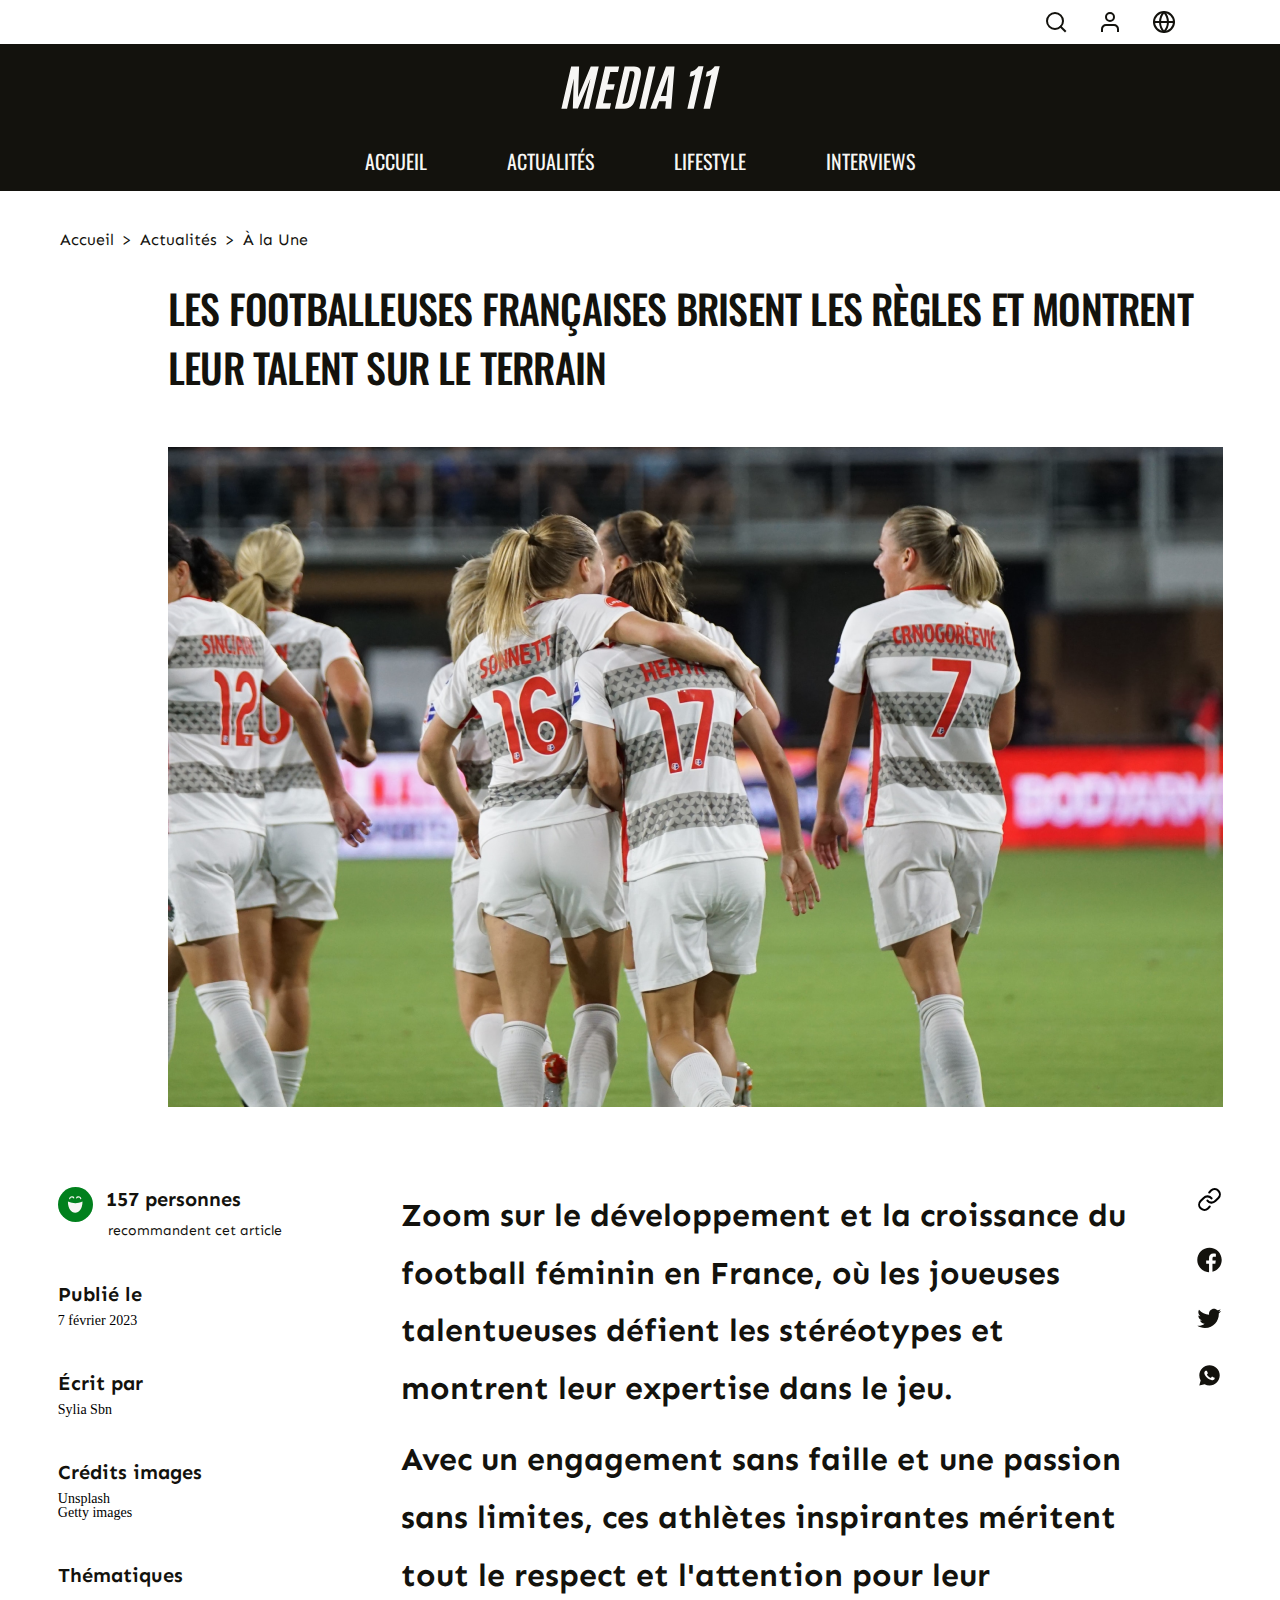
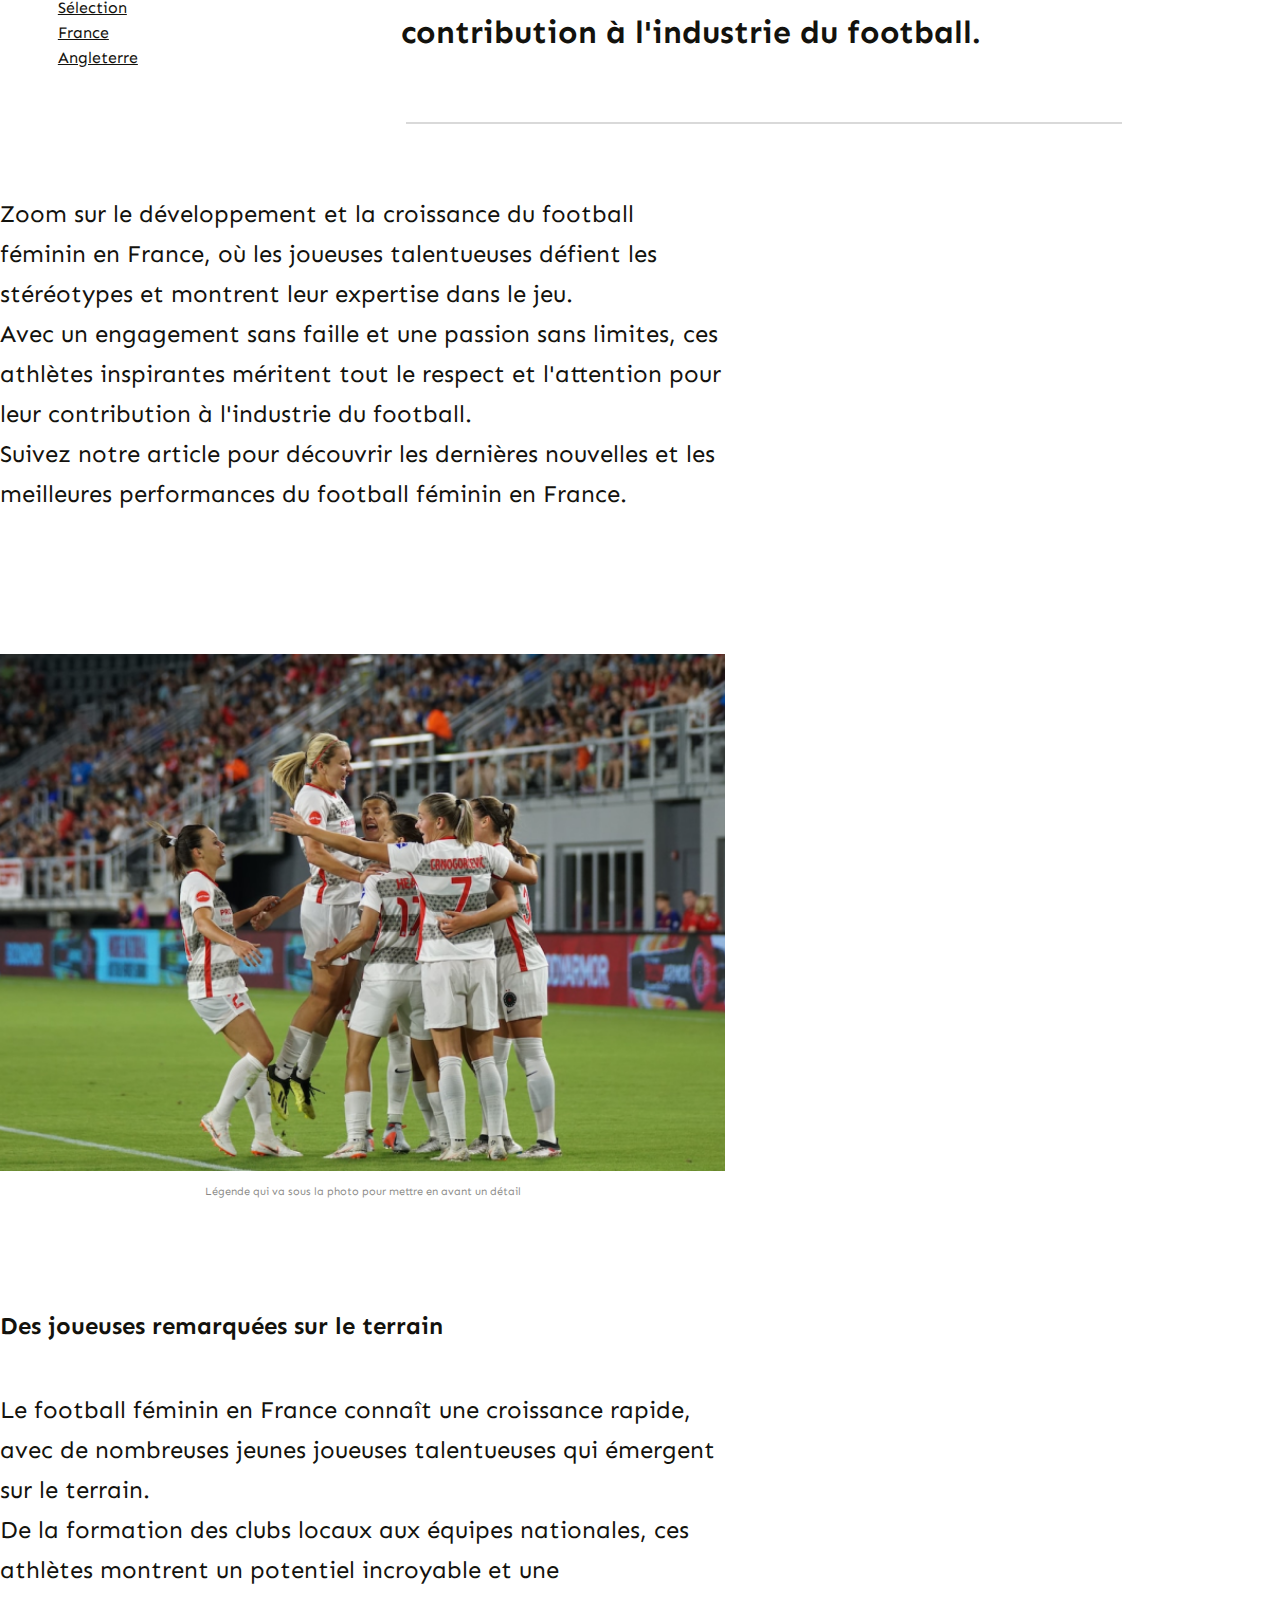
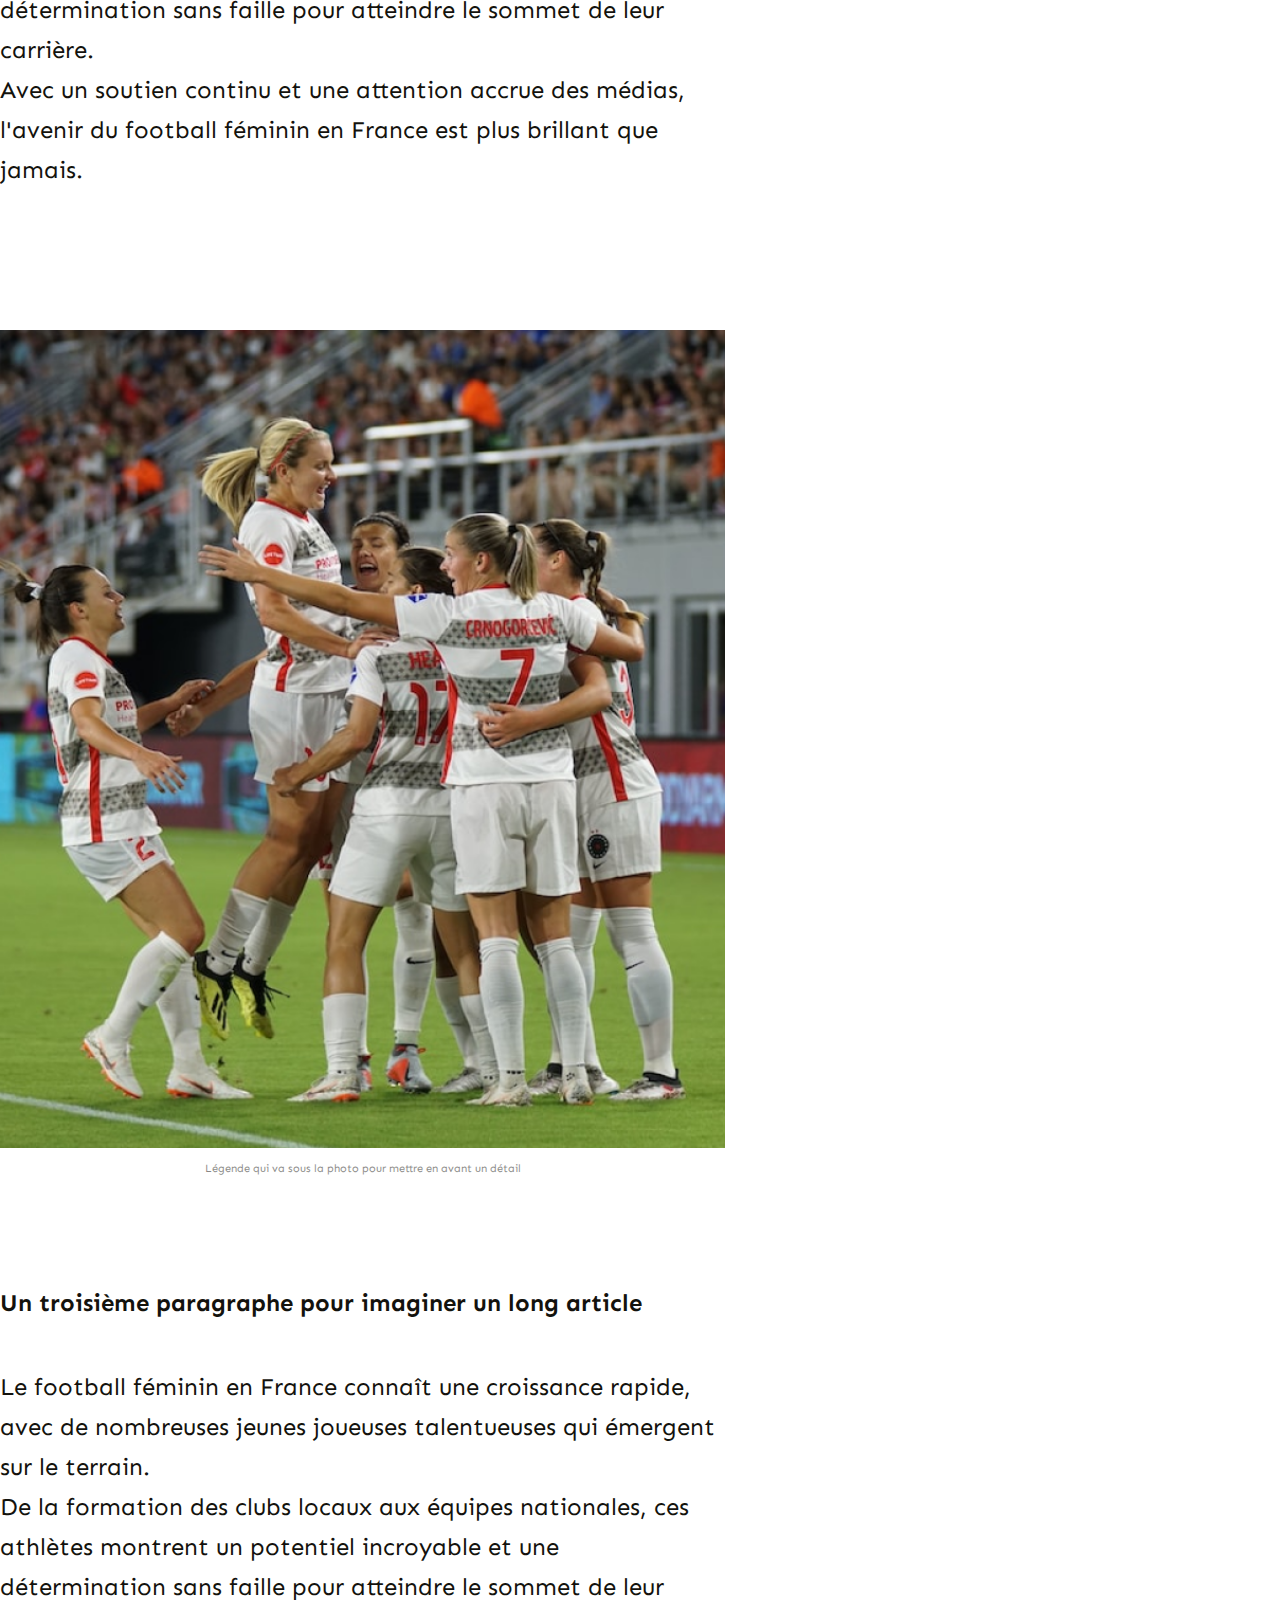
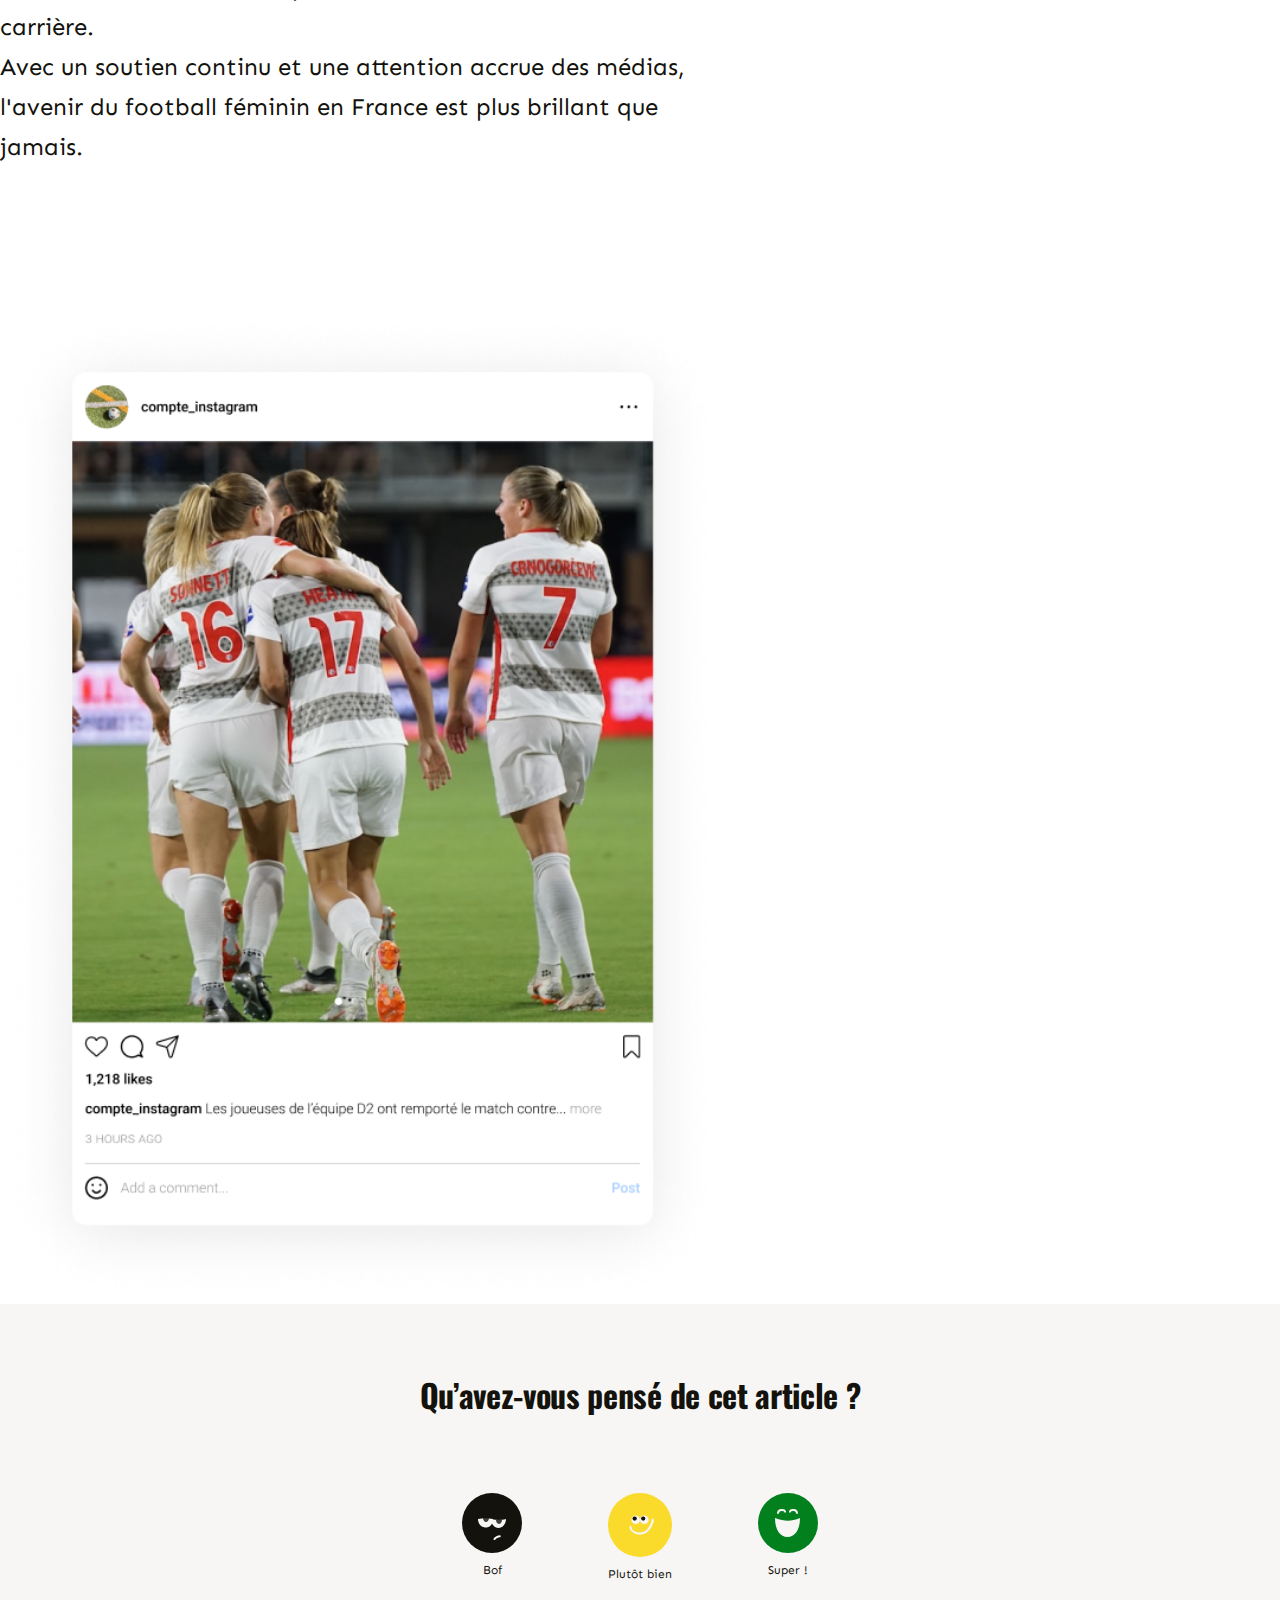
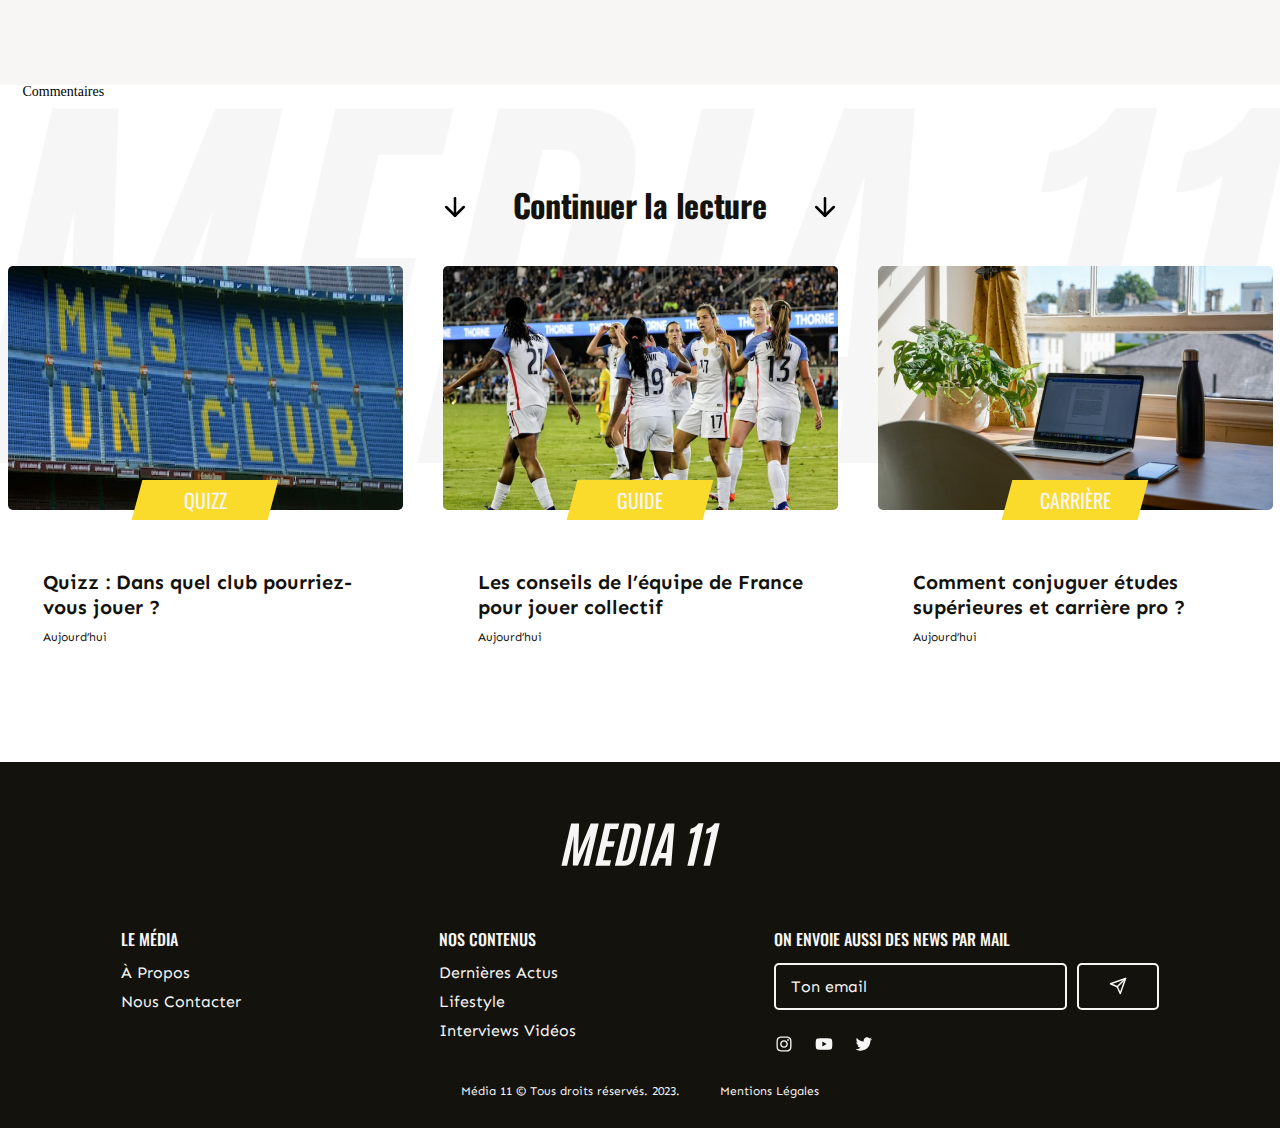
<file: article.html>
<!DOCTYPE html>
<html lang="en">
  <head>
    <meta charset="UTF-8" />
    <meta http-equiv="X-UA-Compatible" content="IE=edge" />
    <meta name="viewport" content="width=device-width, initial-scale=1.0" />
    <link rel="stylesheet" href="css/style.min.css" />
    <link rel="stylesheet" href="css/article.css" />
    <title>Article</title>
  </head>
  <body>
    <div class="wrapper">
      <header class="header">
        <div class="header__container">
          <div class="header__above">
            <a href="#">
              <img src="img/header/search.svg" alt="search" />
            </a>
            <a href="#">
              <img src="img/header/user.svg" alt="user" />
            </a>
            <a href="#">
              <img src="img/header/globe.svg" alt="globe" />
            </a>
          </div>
        </div>
        <div class="header__under">
          <div class="header__container">
            <div class="header__logo">
              <a href="/">
                <img src="img/header/Logo seul.svg" alt="logo" />
              </a>
            </div>
            <div class="header__menu menu">
              <div class="menu__burger">
                <span></span>
              </div>
              <nav class="menu__nav">
                <ul class="menu__list">
                  <li>
                    <a href="index.html">ACCUEIL</a>
                  </li>
                  <li>
                    <a href="actualités.html">ACTUALITÉS</a>
                  </li>
                  <li>
                    <a href="lifestyle.html">lifestyle</a>
                  </li>
                  <li>
                    <a href="/">interviews</a>
                  </li>
                </ul>
              </nav>
            </div>
          </div>
        </div>
      </header>
      <main class="main__article">
        <div class="article__container">
          <div class="breadcrambs">
            <ul>
              <li>
                <a href="index.html">Accueil</a>
              </li>
              <li>></li>
              <li>
                <a href="actualités.html">Actualités</a>
              </li>
              <li>></li>
              <li>
                <a href="#">À la Une</a>
              </li>
            </ul>
          </div>
            <div class="article__container-title">
              <h1 class="article__title">
                Les footballeuses françaises brisent les règles et montrent leur
                talent sur le terrain
              </h1>
              <img src="img/article/Rectangle 16.png" alt="" />
            </div>
        </div>
        <div class="article__container-main">
          <div class="article_info">
            <img class="article_info-image" src="img/article/Emoji/Réaction — Super.svg" alt="" />

            <h3 class="article_info-amount">157 personnes</h3>
            <p class="article_info-recommandent">recommandent cet article</p>

            <h3 class="article__recomend-title">Publié le</h3>
            <p>7 février 2023</p>

            <h3 class="article__recomend-title">Écrit par</h3>
            <p>Sylia Sbn</p>

            <h3 class="article__recomend-title">Crédits images</h3>
            <p>Unsplash</p>
            <p>Getty images</p>

            <h3 class="article__recomend-title">Thématiques</h3>
            <p class="article__category">Sélection</p>
            <p class="article__category">France</p>
            <p class="article__category">Angleterre</p>
          </div>
          <div class="article__content">
            <p>
              Zoom sur le développement et la croissance du football féminin en
              France, où les joueuses talentueuses défient les stéréotypes et
              montrent leur expertise dans le jeu.
            </p>
            <br />
            <p>
              Avec un engagement sans faille et une passion sans limites, ces
              athlètes inspirantes méritent tout le respect et l'attention pour
              leur contribution à l'industrie du football.
            </p>
          </div>
          <div class="article__social">
            <ul>
              <li>
                <a href="#">
                  <img src="img/article/social/link.svg" alt="link" />
                </a>
              </li>

              <li>
                <a href="#">
                  <img src="img/article/social/fb.svg" alt="facebook" />
                </a>
              </li>

              <li>
                <a href="#">
                  <img src="img/article/social/tw.svg" alt="twitter" />
                </a>
              </li>

              <li>
                <a href="#">
                  <img src="img/article/social/wtsap.svg" alt="whatsapp" />
                </a>
              </li>
            </ul>
          </div>
        </div>
       

        <div class="article__content_main">
          <section>
            <p>
              Zoom sur le développement et la croissance du football féminin en
              France, où les joueuses talentueuses défient les stéréotypes et
              montrent leur expertise dans le jeu.
            </p>
            <p>
              Avec un engagement sans faille et une passion sans limites, ces
              athlètes inspirantes méritent tout le respect et l'attention pour
              leur contribution à l'industrie du football.
            </p>
            <p>
              Suivez notre article pour découvrir les dernières nouvelles et les
              meilleures performances du football féminin en France.
            </p>

            <figure>
              <img src="img/article/Rectangle 3.png" alt="" />
              <figcaption>Légende qui va sous la photo pour mettre en avant un détail</figcaption>
            </figure>
        </section>

        <section>
          <h4>Des joueuses remarquées sur le terrain</h4>
          <p>
            Le football féminin en France connaît une croissance rapide, avec de
            nombreuses jeunes joueuses talentueuses qui émergent sur le terrain.
          </p>
          <p>
            De la formation des clubs locaux aux équipes nationales, ces
            athlètes montrent un potentiel incroyable et une détermination sans
            faille pour atteindre le sommet de leur carrière.
          </p>
          <p>
            Avec un soutien continu et une attention accrue des médias, l'avenir
            du football féminin en France est plus brillant que jamais.
          </p>
          <figure>
            <img src="img/article/Rectangle 20.png" alt="" />
            <figcaption>Légende qui va sous la photo pour mettre en avant un détail</figcaption>
          </figure>
        </section>

        <section>
          <h4>Un troisième paragraphe pour imaginer un long article</h4>
          <p>
            Le football féminin en France connaît une croissance rapide, avec de nombreuses jeunes joueuses talentueuses qui émergent sur le terrain. 
          </p>
          <p>
            De la formation des clubs locaux aux équipes nationales, ces
            athlètes montrent un potentiel incroyable et une détermination sans
            faille pour atteindre le sommet de leur carrière.
          </p>
          <p>
            Avec un soutien continu et une attention accrue des médias, l'avenir
            du football féminin en France est plus brillant que jamais.
          </p>
            <img src="img/article/Instagram Post  Template.png" alt="" />
        </section>
      </div>

        <section class="opinion">
            <div class="opinion__container">
              <h2>Qu’avez-vous pensé de cet article ?</h2>
              <div class="opinion-row">
                <div class="opinion-emodji">
                      <img src="img/article/Emoji/Réaction — Bof.svg" alt="Bof">
                      <p> Bof</p>
                </div>
                <div class="opinion-emodji">    
                  <img src="img/article/Emoji/Réaction — Bien.svg" alt="Plutôt bien">
                  <p>Plutôt bien</p>
                </div>
                <div class="opinion-emodji">
                  <img src="img/article/Emoji/Réaction — Super.svg" alt="Super !">
                  <p>Super !</p>
                </div>
              </div>
            </div>
          </section>

       <section class="commentaires">
          <div class="commentaires__container">
            <h2>Commentaires</h2>
          </div> 
        </section> 

        <section class="read-more">
          <div class="read-more__tittle-row">
            <div class="read-more__title">
              <img src="img/article/Arrows/arrow-down.svg" alt="">
              <h2>Continuer la lecture</h2>
              <img src="img/article/Arrows/arrow-down.svg" alt="">
            </div>
          </div>

            <div class=" read-more-row"> 
              <div class="read-more-card">
                <a href="">
                  <img src="img/article/read-more/quizz.png" alt="">
                </a>
                <div class="post-grid__tag">
                  <div></div>
                  <span>quizz</span>
                </div>
              <h5>Quizz : Dans quel club pourriez-vous jouer ?</h5>
              <p>Aujourd’hui</p>
              </div>


            <div class="read-more-card">
              <a href="">
                <img src="img/article/read-more/guide.png" alt="">
              </a>
              <div class="post-grid__tag">
                <div></div>
                <span>guide</span>
              </div>
              <h5>Les conseils de l’équipe de France pour jouer collectif</h5>
              <p>Aujourd’hui</p>
            </div>

            <div class="read-more-card">
              <a href="">
                <img src="img/article/read-more/carrriere.png" alt="">
              </a>
              <div class="post-grid__tag">
                <div></div>
                <span>carrière</span>
              </div>
              <h5>Comment conjuguer études supérieures et carrière pro ?</h5>
              <p>Aujourd’hui</p>
            </div>
          </section>
      </main>

      <footer class="footer">
        <div class="footer__container">
          <div class="footer__logo">
            <a href="/">
              <img src="img/header/Logo seul.svg" alt="logo" />
            </a>
          </div>
          <div class="footer__main">
            <div class="footer__column">
              <div class="footer__label">LE MÉDIA</div>
              <nav class="footer__menu">
                <ul>
                  <li>
                    <a href="#">à propos</a>
                  </li>
                  <li>
                    <a href="#">nous contacter</a>
                  </li>
                </ul>
              </nav>
            </div>
            <div class="footer__column">
              <div class="footer__label">nos contenus</div>
              <nav class="footer__menu">
                <ul>
                  <li>
                    <a href="#">dernières actus</a>
                  </li>
                  <li>
                    <a href="#">lifestyle</a>
                  </li>
                  <li>
                    <a href="#">interviews vidéos</a>
                  </li>
                </ul>
              </nav>
            </div>
            <div class="footer__column">
              <div class="footer__label">ON ENVOIE AUSSI DES NEWS PAR MAIL</div>
              <form action="" class="footer__form">
                <input
                  type="email"
                  placeholder="Ton email"
                  class="footer__input"
                />
                <button type="submit" class="footer__button">
                  <img src="img/footer/send.svg" alt="send" />
                </button>
              </form>
              <div class="footer__social">
                <ul>
                  <li>
                    <a href="#">
                      <img src="img/footer/instagram.svg" alt="instagram" />
                    </a>
                  </li>
                  <li>
                    <a href="#">
                      <img src="img/footer/youtube.svg" alt="youtube" />
                    </a>
                  </li>
                  <li>
                    <a href="#">
                      <img src="img/footer/twitter.svg" alt="twitter" />
                    </a>
                  </li>
                </ul>
              </div>
            </div>
          </div>
          <div class="footer__bottom">
            <div>Média 11 © Tous droits réservés. 2023.</div>
            <div>Mentions Légales</div>
          </div>
        </div>
      </footer>
    </div>

    <script src="js/app.min.js"></script>
    <script src="js/script.js"></script>
  </body>
</html>
</file>
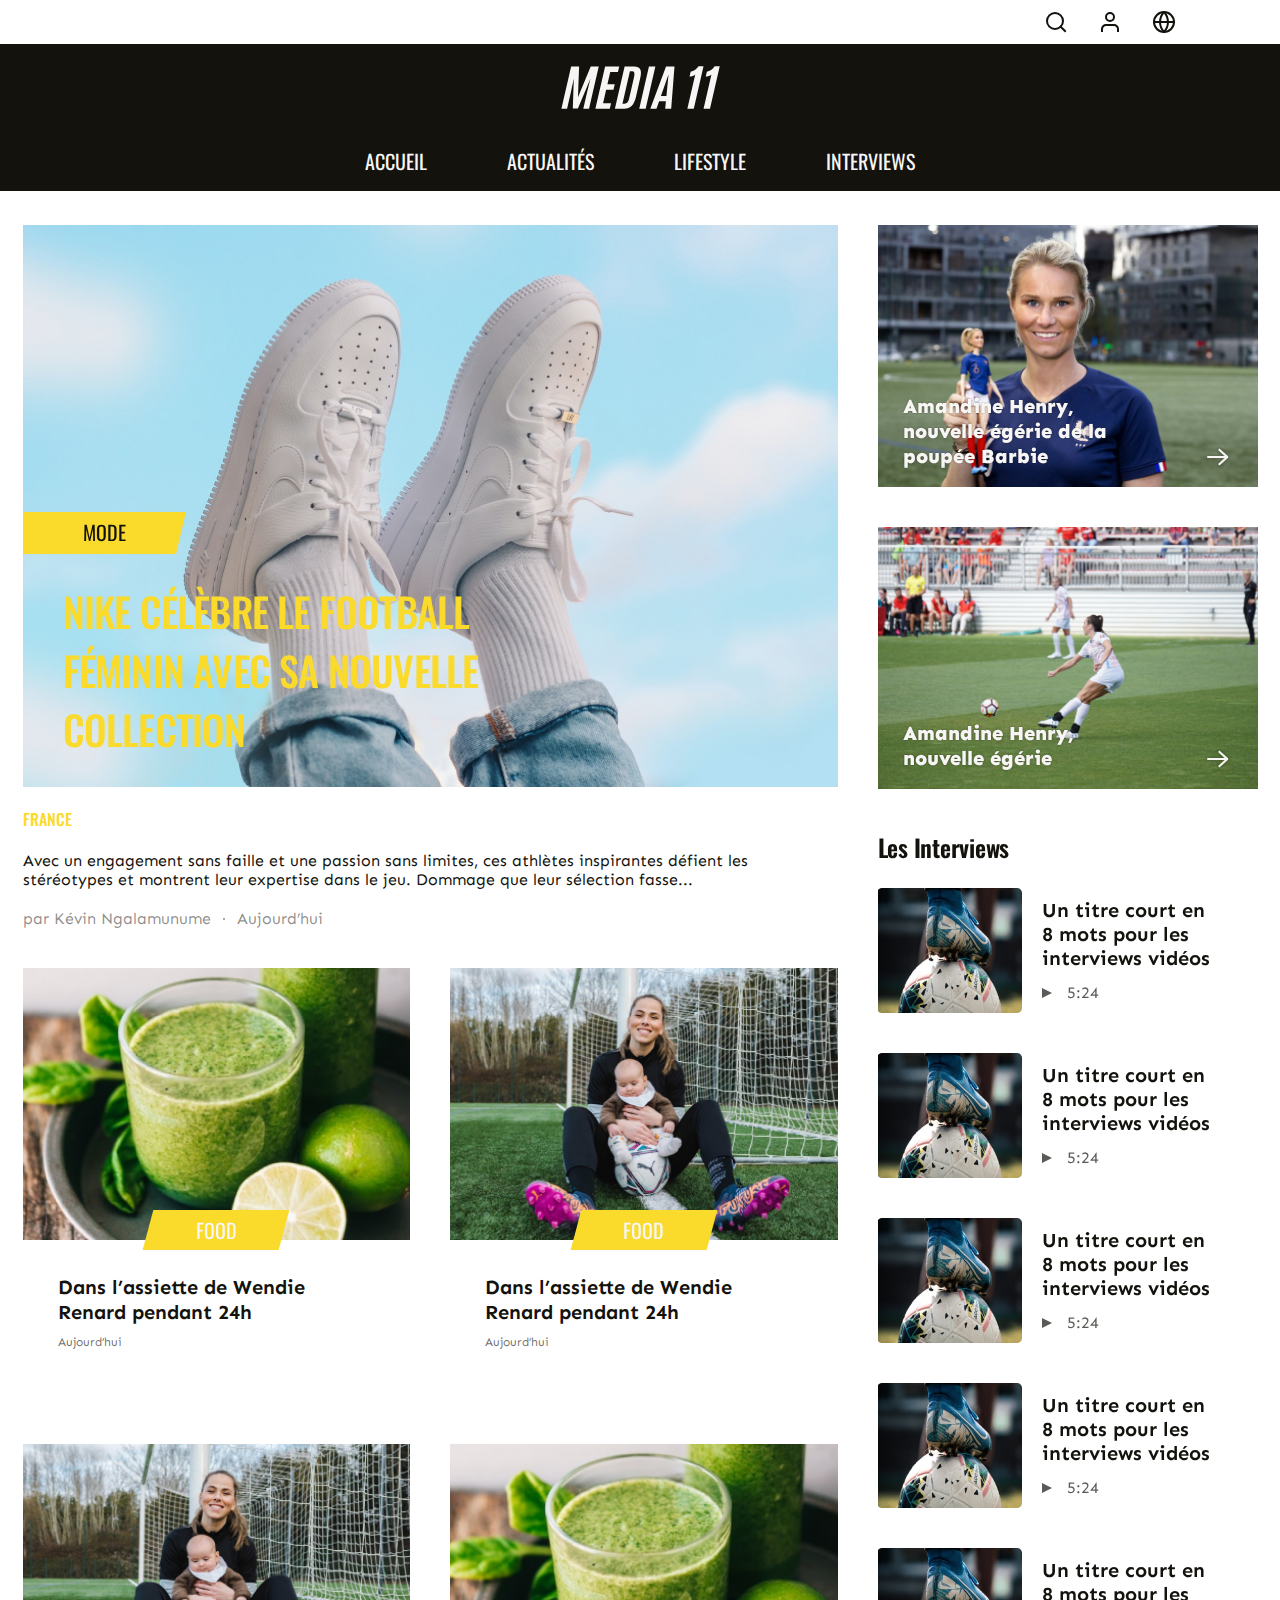
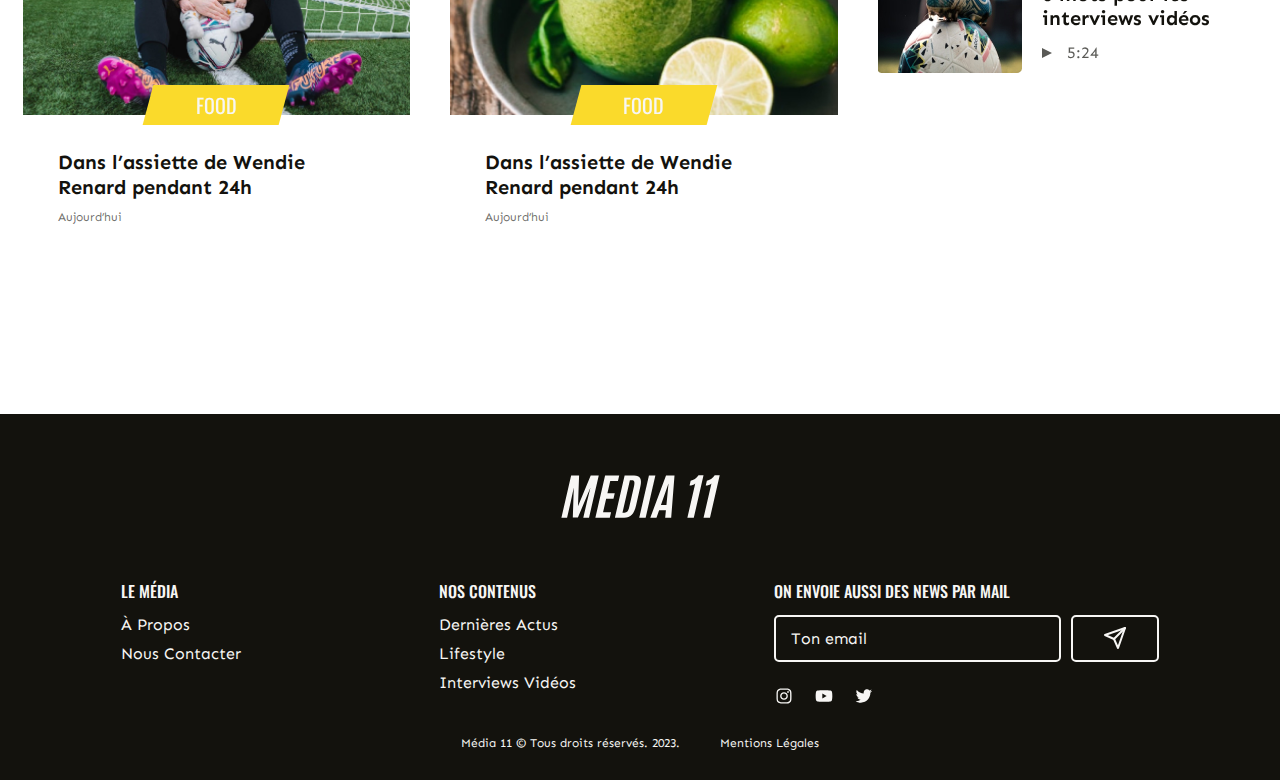
<file: lifestyle.html>
<!DOCTYPE html>
<html lang="en">
  <head>
    <meta charset="UTF-8" />
    <meta http-equiv="X-UA-Compatible" content="IE=edge" />
    <meta name="viewport" content="width=device-width, initial-scale=1.0" />
    <link rel="stylesheet" href="css/style.min.css" />
    <title>Lifstyle</title>
  </head>
  <body>
    <div class="wrapper">
      <header class="header">
        <div class="header__container">
          <div class="header__above">
            <a href="#">
              <img src="img/header/search.svg" alt="search" />
            </a>
            <a href="#">
              <img src="img/header/user.svg" alt="user" />
            </a>
            <a href="#">
              <img src="img/header/globe.svg" alt="globe" />
            </a>
          </div>
        </div>
        <div class="header__under">
          <div class="header__container">
            <div class="header__logo">
              <a href="/">
                <img src="img/header/Logo seul.svg" alt="logo" />
              </a>
            </div>
            <div class="header__menu menu">
              <div class="menu__burger">
                <span></span>
              </div>
              <nav class="menu__nav">
                <ul class="menu__list">
                  <li>
                    <a href="index.html">ACCUEIL</a>
                  </li>
                  <li>
                    <a href="actualités.html">ACTUALITÉS</a>
                  </li>
                  <li>
                    <a href="lifestyle.html">lifestyle</a>
                  </li>
                  <li>
                    <a href="/">interviews</a>
                  </li>
                </ul>
              </nav>
            </div>
          </div>
        </div>
      </header>
      <main class="page">
        <div class="page__container">
          <div class="page__column">
            <div class="main">
              <!-- main__lifestyle -->
              <section class="main__lifestyle block-posts">
                <article class="block-posts__main-post main-post">
                  <div class="main-post__poster">
                    <a href="article.html">
                      <div class="main-post__content">
                        <div class="main-post__tag">
                          <div></div>
                          <span>mode</span>
                        </div>
                        <h2 class="main-post__title">
                          Nike célèbre le football féminin avec sa nouvelle
                          collection
                        </h2>
                      </div>
                      <div class="main-post__img">
                        <img src="img/main/Rectangle 5.jpg" alt="" />
                      </div>
                    </a>
                  </div>
                  <div class="main-post__category">France</div>
                  <div class="main-post__text">
                    <a href="article.html">
                      Avec un engagement sans faille et une passion sans
                      limites, ces athlètes inspirantes défient les stéréotypes
                      et montrent leur expertise dans le jeu. Dommage que leur
                      sélection fasse...
                    </a>
                  </div>
                  <div class="main-post__meta">
                    <div class="main-post__author">par Kévin Ngalamunume</div>
                    <div class="main-post__separator"></div>
                    <div class="main-post__time">Aujourd’hui</div>
                  </div>
                </article>
                <div class="block-posts__post-list post-list-grid">
                  <article class="post-list-grid__post-grid post-grid">
                    <div class="post-grid__img">
                      <a href="">
                        <img src="img/main/Rectangle 17.jpg" alt="" />
                      </a>
                    </div>
                    <div class="post-grid__tag">
                      <div></div>
                      <span>FOOD</span>
                    </div>
                    <div class="post-grid__content">
                      <h4 class="post-grid__title">
                        <a href="#"
                          >Dans l’assiette de Wendie Renard pendant 24h</a
                        >
                      </h4>
                      <div class="post-grid__time">Aujourd’hui</div>
                    </div>
                  </article>
                  <article class="post-list-grid__post-grid post-grid">
                    <div class="post-grid__img">
                      <a href="">
                        <img src="img/main/Image.jpg" alt="" />
                      </a>
                    </div>
                    <div class="post-grid__tag">
                      <div></div>
                      <span>FOOD</span>
                    </div>
                    <div class="post-grid__content">
                      <h4 class="post-grid__title">
                        <a href="#"
                          >Dans l’assiette de Wendie Renard pendant 24h</a
                        >
                      </h4>
                      <div class="post-grid__time">Aujourd’hui</div>
                    </div>
                  </article>
                  <article class="post-list-grid__post-grid post-grid">
                    <div class="post-grid__img">
                      <a href="">
                        <img src="img/main/Image.jpg" alt="" />
                      </a>
                    </div>
                    <div class="post-grid__tag">
                      <div></div>
                      <span>FOOD</span>
                    </div>
                    <div class="post-grid__content">
                      <h4 class="post-grid__title">
                        <a href="#"
                          >Dans l’assiette de Wendie Renard pendant 24h</a
                        >
                      </h4>
                      <div class="post-grid__time">Aujourd’hui</div>
                    </div>
                  </article>
                  <article class="post-list-grid__post-grid post-grid">
                    <div class="post-grid__img">
                      <a href="">
                        <img src="img/main/Rectangle 17.jpg" alt="" />
                      </a>
                    </div>
                    <div class="post-grid__tag">
                      <div></div>
                      <span>FOOD</span>
                    </div>
                    <div class="post-grid__content">
                      <h4 class="post-grid__title">
                        <a href="#"
                          >Dans l’assiette de Wendie Renard pendant 24h</a
                        >
                      </h4>
                      <div class="post-grid__time">Aujourd’hui</div>
                    </div>
                  </article>
                </div>
              </section>
              <!-- /main__lifestyle -->
            </div>
          </div>

          <div class="page__column">
            <aside class="aside">
              <section class="aside__posts posts-aside">
                <article class="posts-aside__post post-aside">
                  <a href="#" class="post-aside__link">
                    <div class="post-aside__content">
                      <h4 class="post-aside__title">
                        Amandine Henry, nouvelle égérie de la poupée Barbie
                      </h4>
                      <img
                        src="img/aside/arrow-right.svg"
                        alt="arrow"
                        class="post-aside__arrow"
                      />
                    </div>
                    <div class="post-aside__img">
                      <img src="img/aside/Card — Lifestyle - Une.jpg" alt="" />
                    </div>
                  </a>
                </article>
                <article class="posts-aside__post post-aside">
                  <a href="#" class="post-aside__link">
                    <div class="post-aside__content">
                      <h4 class="post-aside__title">
                        Amandine Henry, nouvelle égérie
                      </h4>
                      <img
                        src="img/aside/arrow-right.svg"
                        alt="arrow"
                        class="post-aside__arrow"
                      />
                    </div>
                    <div class="post-aside__img">
                      <img src="img/main/Rectangle 3.jpg" alt="" />
                    </div>
                  </a>
                </article>
              </section>
              <div class="post-aside__separator"></div>
              <section class="aside__interviews interviews-aside">
                <h3 class="interviews-aside__title">les interviews</h3>
                <article class="interviews-aside__interview interview-aside">
                  <a href="#" class="interview-aside__link">
                    <div class="interview-aside__img">
                      <img src="img/aside/Rectangle 10.jpg" alt="" />
                    </div>
                    <div class="interview-aside__content">
                      <h4 class="interview-aside__title">
                        Un titre court en 8 mots pour les interviews vidéos
                      </h4>
                      <div class="interview-aside__duration">
                        <span>5:24</span>
                      </div>
                    </div>
                  </a>
                </article>
                <article class="interviews-aside__interview interview-aside">
                  <a href="#" class="interview-aside__link">
                    <div class="interview-aside__img">
                      <img src="img/aside/Rectangle 10.jpg" alt="" />
                    </div>
                    <div class="interview-aside__content">
                      <h4 class="interview-aside__title">
                        Un titre court en 8 mots pour les interviews vidéos
                      </h4>
                      <div class="interview-aside__duration">
                        <span>5:24</span>
                      </div>
                    </div>
                  </a>
                </article>
                <article class="interviews-aside__interview interview-aside">
                  <a href="#" class="interview-aside__link">
                    <div class="interview-aside__img">
                      <img src="img/aside/Rectangle 10.jpg" alt="" />
                    </div>
                    <div class="interview-aside__content">
                      <h4 class="interview-aside__title">
                        Un titre court en 8 mots pour les interviews vidéos
                      </h4>
                      <div class="interview-aside__duration">
                        <span>5:24</span>
                      </div>
                    </div>
                  </a>
                </article>
                <article class="interviews-aside__interview interview-aside">
                  <a href="#" class="interview-aside__link">
                    <div class="interview-aside__img">
                      <img src="img/aside/Rectangle 10.jpg" alt="" />
                    </div>
                    <div class="interview-aside__content">
                      <h4 class="interview-aside__title">
                        Un titre court en 8 mots pour les interviews vidéos
                      </h4>
                      <div class="interview-aside__duration">
                        <span>5:24</span>
                      </div>
                    </div>
                  </a>
                </article>
                <article class="interviews-aside__interview interview-aside">
                  <a href="#" class="interview-aside__link">
                    <div class="interview-aside__img">
                      <img src="img/aside/Rectangle 10.jpg" alt="" />
                    </div>
                    <div class="interview-aside__content">
                      <h4 class="interview-aside__title">
                        Un titre court en 8 mots pour les interviews vidéos
                      </h4>
                      <div class="interview-aside__duration">
                        <span>5:24</span>
                      </div>
                    </div>
                  </a>
                </article>
              </section>
            </aside>
          </div>
        </div>
      </main>
      <footer class="footer">
        <div class="footer__container">
          <div class="footer__logo">
            <a href="/">
              <img src="img/header/Logo seul.svg" alt="logo" />
            </a>
          </div>
          <div class="footer__main">
            <div class="footer__column">
              <div class="footer__label">LE MÉDIA</div>
              <nav class="footer__menu">
                <ul>
                  <li>
                    <a href="#">à propos</a>
                  </li>
                  <li>
                    <a href="#">nous contacter</a>
                  </li>
                </ul>
              </nav>
            </div>
            <div class="footer__column">
              <div class="footer__label">nos contenus</div>
              <nav class="footer__menu">
                <ul>
                  <li>
                    <a href="#">dernières actus</a>
                  </li>
                  <li>
                    <a href="#">lifestyle</a>
                  </li>
                  <li>
                    <a href="#">interviews vidéos</a>
                  </li>
                </ul>
              </nav>
            </div>
            <div class="footer__column">
              <div class="footer__label">ON ENVOIE AUSSI DES NEWS PAR MAIL</div>
              <form action="" class="footer__form">
                <input
                  type="email"
                  placeholder="Ton email"
                  class="footer__input"
                />
                <button type="submit" class="footer__button">
                  <img src="img/footer/send.svg" alt="send" />
                </button>
              </form>
              <div class="footer__social">
                <ul>
                  <li>
                    <a href="#">
                      <img src="img/footer/instagram.svg" alt="instagram" />
                    </a>
                  </li>
                  <li>
                    <a href="#">
                      <img src="img/footer/youtube.svg" alt="youtube" />
                    </a>
                  </li>
                  <li>
                    <a href="#">
                      <img src="img/footer/twitter.svg" alt="twitter" />
                    </a>
                  </li>
                </ul>
              </div>
            </div>
          </div>
          <div class="footer__bottom">
            <div>Média 11 © Tous droits réservés. 2023.</div>
            <div>Mentions Légales</div>
          </div>
        </div>
      </footer>
    </div>

    <script src="js/app.min.js"></script>
    <script src="js/script.js"></script>
  </body>
</html>
</file>
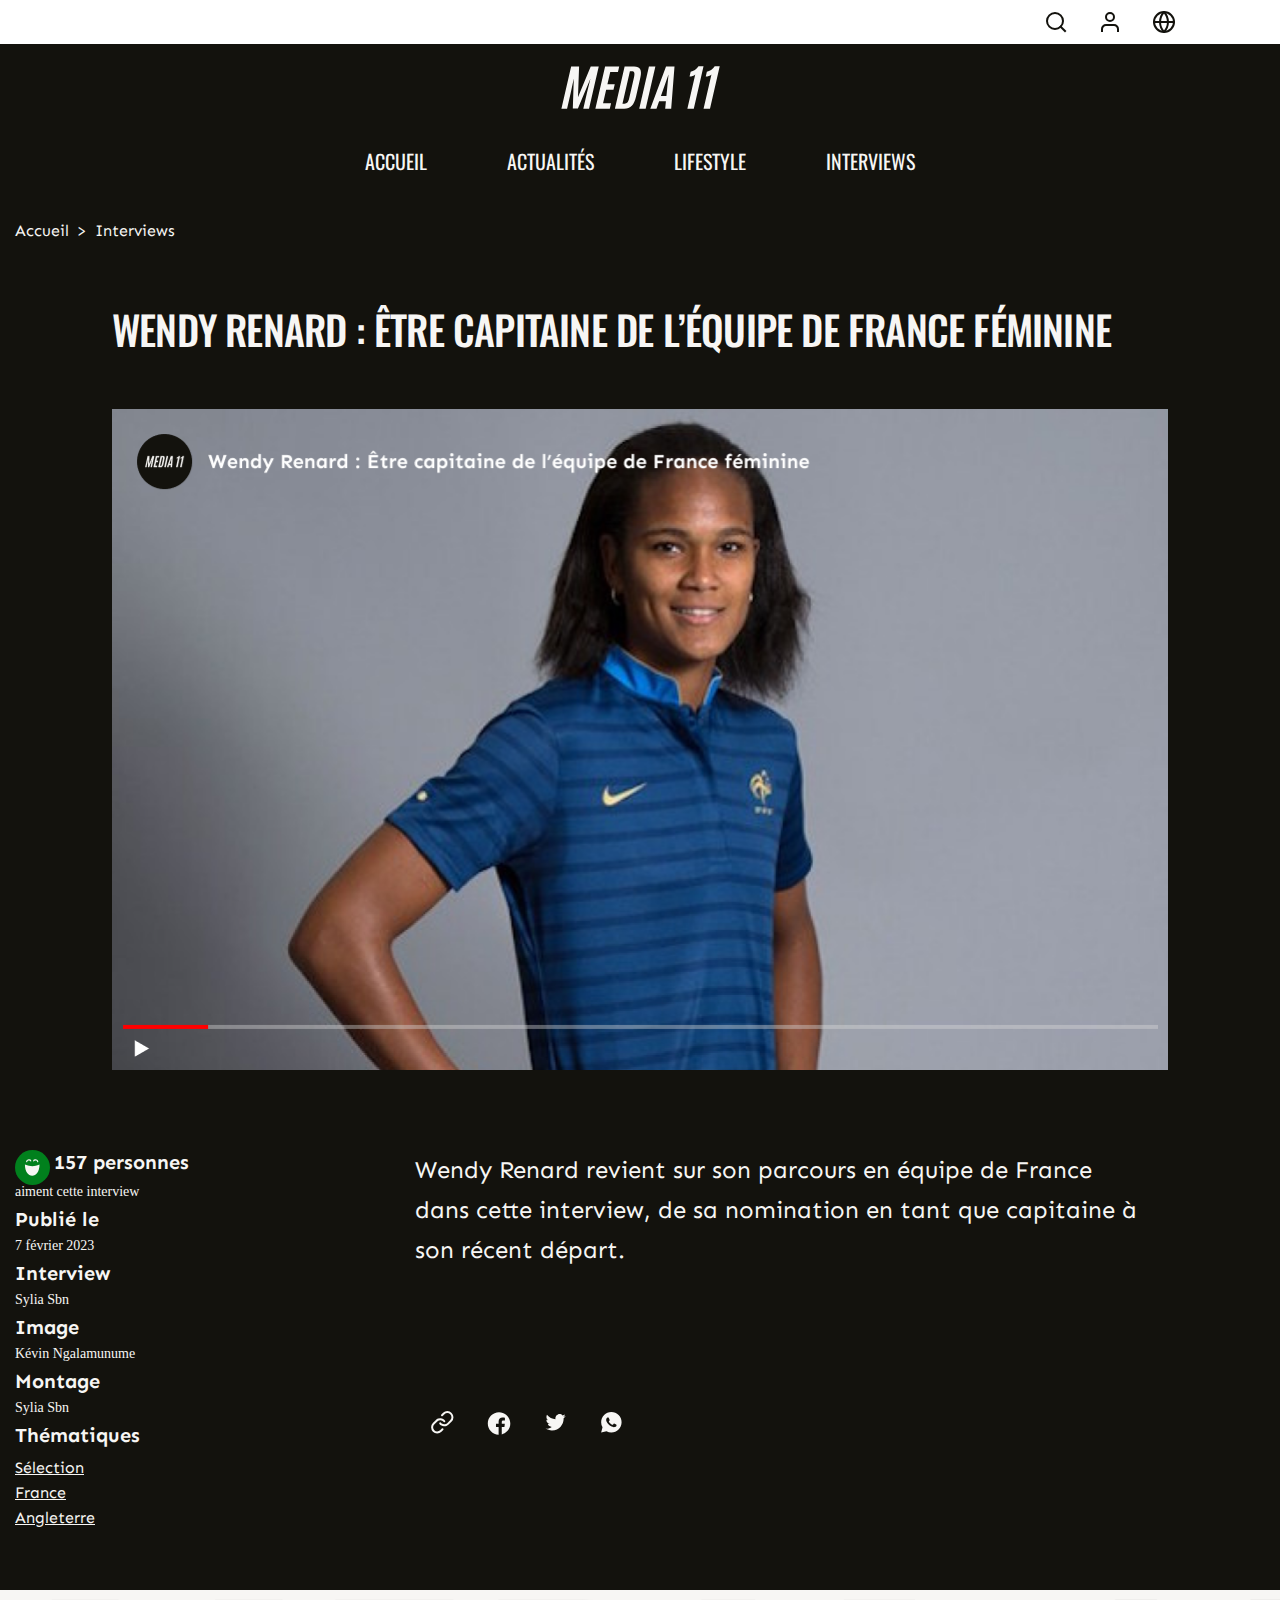
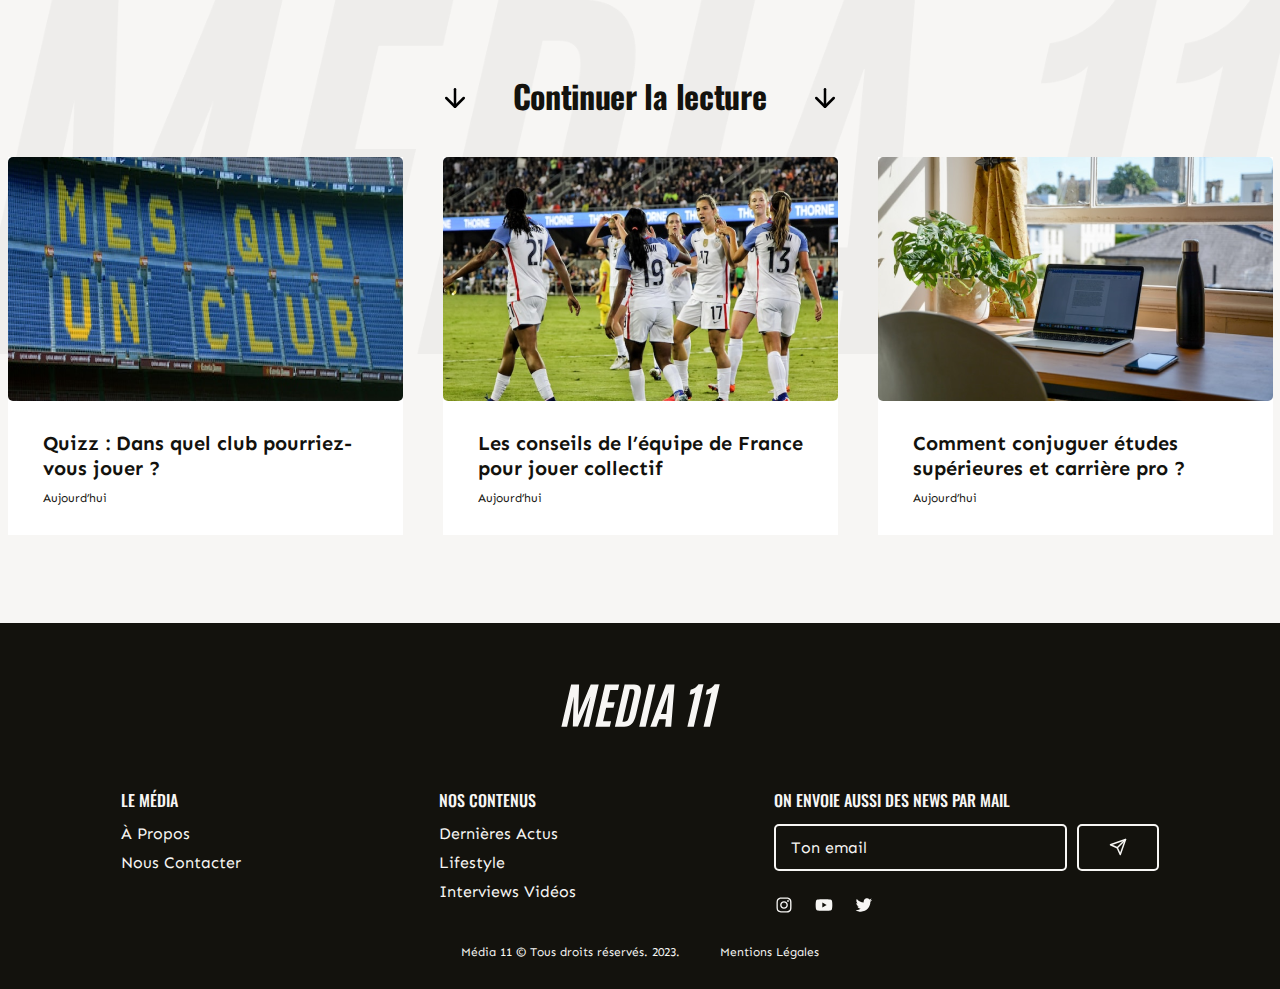
<file: video-interview.html>
<!DOCTYPE html>
<html lang="en">
  <head>
    <meta charset="UTF-8" />
    <meta http-equiv="X-UA-Compatible" content="IE=edge" />
    <meta name="viewport" content="width=device-width, initial-scale=1.0" />
    <link rel="stylesheet" href="css/style.min.css" />
    <link rel="stylesheet" href="css/article.css" />
    <link rel="stylesheet" href="css/video-interview.css" />
    <title>À la Une</title>
  </head>
  <body>
    <div class="wrapper">
      <header class="header-interview">
        <div class="header__container">
              <div class="header__above">
                <a href="#">
                  <img src="img/header/search.svg" alt="search" />
                </a>
                <a href="#">
                  <img src="img/header/user.svg" alt="user" />
                </a>
                <a href="#">
                  <img src="img/header/globe.svg" alt="globe" />
                </a>
              </div>
            </div>
            <div class="header__under">
              <div class="header__container">
                <div class="header__logo">
                  <a href="/">
                    <img src="img/header/Logo seul.svg" alt="logo" />
                  </a>
                </div>
                <div class="header__menu menu">
                  <div class="menu__burger">
                    <span></span>
                  </div>
                  <nav class="menu__nav">
                    <ul class="menu__list">
                      <li>
                        <a href="index.html">ACCUEIL</a>
                      </li>
                      <li>
                        <a href="actualités.html">ACTUALITÉS</a>
                      </li>
                      <li>
                        <a href="lifestyle.html">lifestyle</a>
                      </li>
                      <li>
                        <a href="/">interviews</a>
                      </li>
                    </ul>
                  </nav>
                </div>
              </div>
            </div>
          </header>
      <main class="page-video-interview">
        <div class="video__main_container">
          <div class="breadcrambs-video">
            <ul>
              <li>
                <a href="index.html">Accueil</a>
              </li>
              <li>></li>
              <li>
                <a href="#">Interviews</a>
              </li>
            </ul>
          </div>
        </div>

        <div class="video__container">
          <h1 class="video__title">
            wendy renard : être capitaine de l’équipe de france féminine
          </h1>
          <img src="img/video-interview/video-unterview.png" alt="" />
        </div>

        <div class="container-video">
          <div class="video__recomend">
            <img src="img/article/Emoji/Réaction — Super.svg" alt="" />
            <h3 class="video-amount">157 personnes</h3>
            <p>aiment cette interview</p>

            <h3 class="video__recomend-title">Publié le</h3>
            <p>7 février 2023</p>

            <h3 class="video__recomend-title">Interview</h3>
            <p>Sylia Sbn</p>

            <h3 class="video__recomend-title">Image</h3>
            <p>Kévin Ngalamunume</p>

            <h3 class="video__recomend-title">Montage</h3>
            <p>Sylia Sbn</p>

            <h3 class="video__recomend-title">Thématiques</h3>
            <p class="video__category">Sélection</p>
            <p class="video__category">France</p>
            <p class="video__category">Angleterre</p>
          </div>

          <div class="interview">
            <p>
              Wendy Renard revient sur son parcours en équipe de France dans
              cette interview, de sa nomination en tant que capitaine à son
              récent départ.
            </p>
            <ul>
                <li>
                  <a href="#">
                    <img src="img/article/social/link-white.svg" alt="link" />
                  </a>
                </li>
    
                <li>
                  <a href="#">
                    <img src="img/article/social/fb-white.svg" alt="facebook" />
                  </a>
                </li>
    
                <li>
                  <a href="#">
                    <img src="img/article/social/tw-white.svg" alt="twitter" />
                  </a>
                </li>
    
                <li>
                  <a href="#">
                    <img src="img/article/social/wtsap-whte.svg" alt="whatsapp" />
                  </a>
                </li>
              </ul>
          </div>
        </div>

      

      <section class="video__read-more">
          <div class="video__read-more__tittle-row">
            <div class="video__read-more__title">
              <img src="img/article/Arrows/arrow-down.svg" alt="">
              <h2>Continuer la lecture</h2>
              <img src="img/article/Arrows/arrow-down.svg" alt="">
            </div>
          </div>

            <div class="video__read-more-row"> 
              <div class="video__read-more-card">
              <img src="img/article/read-more/quizz.png" alt="">
              <h5>Quizz : Dans quel club pourriez-vous jouer ?</h5>
              <p>Aujourd’hui</p>
              </div>


            <div class="video__read-more-card">
              <img src="img/article/read-more/guide.png" alt="">
              <h5>Les conseils de l’équipe de France pour jouer collectif</h5>
              <p>Aujourd’hui</p>
            </div>

            <div class="video__read-more-card">
              <img src="img/article/read-more/carrriere.png" alt="">
              <h5>Comment conjuguer études supérieures et carrière pro ?</h5>
              <p>Aujourd’hui</p>
            </div>
          </section> 
      </main>

      <footer class="footer">
        <div class="footer__container">
          <div class="footer__logo">
            <a href="/">
              <img src="img/header/Logo seul.svg" alt="logo" />
            </a>
          </div>
          <div class="footer__main">
            <div class="footer__column">
              <div class="footer__label">LE MÉDIA</div>
              <nav class="footer__menu">
                <ul>
                  <li>
                    <a href="#">à propos</a>
                  </li>
                  <li>
                    <a href="#">nous contacter</a>
                  </li>
                </ul>
              </nav>
            </div>
            <div class="footer__column">
              <div class="footer__label">nos contenus</div>
              <nav class="footer__menu">
                <ul>
                  <li>
                    <a href="#">dernières actus</a>
                  </li>
                  <li>
                    <a href="#">lifestyle</a>
                  </li>
                  <li>
                    <a href="#">interviews vidéos</a>
                  </li>
                </ul>
              </nav>
            </div>
            <div class="footer__column">
              <div class="footer__label">ON ENVOIE AUSSI DES NEWS PAR MAIL</div>
              <form action="" class="footer__form">
                <input
                  type="email"
                  placeholder="Ton email"
                  class="footer__input"
                />
                <button type="submit" class="footer__button">
                  <img src="img/footer/send.svg" alt="send" />
                </button>
              </form>
              <div class="footer__social">
                <ul>
                  <li>
                    <a href="#">
                      <img src="img/footer/instagram.svg" alt="instagram" />
                    </a>
                  </li>
                  <li>
                    <a href="#">
                      <img src="img/footer/youtube.svg" alt="youtube" />
                    </a>
                  </li>
                  <li>
                    <a href="#">
                      <img src="img/footer/twitter.svg" alt="twitter" />
                    </a>
                  </li>
                </ul>
              </div>
            </div>
          </div>
          <div class="footer__bottom">
            <div>Média 11 © Tous droits réservés. 2023.</div>
            <div>Mentions Légales</div>
          </div>
        </div>
      </footer>
    </div>

    <script src="js/app.min.js"></script>
  </body>
</html>
</file>
<file: css/article.css>
img {
  width: 100%;
}

.breadcrambs {
  font-family: "Sen";
  font-style: normal;
  font-weight: 400;
  font-size: 16px;
  line-height: 19px;
  color: #13120d;
  padding-top: 230px;
}

.breadcrambs ul {
  display: flex;
  gap: 8px;
}

.breadcrambs ul li a {
  color: #13120d;
}

.article__container {
  max-width: 1190px;
  margin: 0 auto;
  padding: 0 15px;
}

.article__container-title {
  max-width: 1085px;
  padding: 0 15px;
  margin-right: -18px;
  margin-bottom: 80px;
}

.article__title {
  font-family: "Oswald";
  font-style: normal;
  font-weight: 500;
  font-size: 40px;
  line-height: 59px;
  display: flex;
  justify-content: center;
  align-items: flex-end;
  letter-spacing: -0.02em;
  text-transform: uppercase;
  color: #13120d;
  margin: 30px 0 50px 0;
}

.article__container-main {
  display: flex;
  flex-wrap: wrap;
  justify-content: space-around;
}

.article_info {
  max-width: 273px;
}

.article_info-image {
  width: 35px;
  height: 35px;
}

.article_info-amount {
  font-family: "Sen";
  font-style: normal;
  font-weight: 700;
  font-size: 20px;
  line-height: 24px;
  color: #13120d;
  display: inline;
  margin-left: 10px;
}

.article_info-recommandent {
  font-family: "Sen";
  font-style: normal;
  font-weight: 400;
  font-size: 14px;
  line-height: 17px;
  color: #13120d;
  display: inline;
  margin-left: 50px;
}

.article__recomend-title {
  font-family: "Sen";
  font-style: normal;
  font-weight: 700;
  font-size: 20px;
  line-height: 40px;
  color: #13120d;
  margin-top: 35px;
}

.article__recomend-title p {
  font-family: "Sen";
  font-style: normal;
  font-weight: 400;
  font-size: 16px;
  line-height: 25px;
  color: #13120d;
}

.article__category {
  font-family: "Sen";
  font-style: normal;
  font-weight: 400;
  font-size: 16px;
  line-height: 25px;
  text-decoration-line: underline;
  color: #13120d;
}

.article__content {
  max-width: 725px;
}

.article__content:after {
  content: "";
  display: block;
  width: 716px;
  height: 0px;
  opacity: 0.15;
  border: 1px solid #000000;
  margin: 60px auto 0;
}

.article__content p {
  font-family: "Sen";
  font-style: normal;
  font-weight: 700;
  font-size: 32px;
  line-height: 1.8;
  color: #13120d;
}
.article__social {
  max-width: 145px;
}

.article__social li:not(:first-child) {
  margin: 35px 0;
}

.article__content_main {
  font-family: "Sen";
  font-style: normal;
  font-weight: 400;
  font-size: 24px;
  line-height: 40px;
  color: #13120d;
  width: 725px;
  margin: 0 auto;
  margin-top: 70px;
  margin-right: 567px;
}

.article__content_main img {
  margin-top: 140px;
}

.article__content_main h4 {
  font-family: "Sen";
  font-style: normal;
  font-weight: 700;
  font-size: 24px;
  line-height: 29px;
  color: #13120d;
  margin-bottom: 50px;
}

figcaption {
  font-family: "Sen";
  font-style: normal;
  font-weight: 400;
  font-size: 11px;
  line-height: 13px;
  text-align: center;
  color: #13120d;
  opacity: 0.5;
  margin: 14px 0 113px 0;
}

/*   OPINION      */

.opinion {
  background: #f7f6f4;
}

.opinion__container h2 {
  font-family: "Oswald";
  font-style: normal;
  font-weight: 700;
  font-size: 32px;
  line-height: 47px;
  text-align: center;
  letter-spacing: -0.01em;
  color: #13120d;
  padding-top: 67px;
}

.opinion-row {
  display: flex;
  justify-content: center;
  column-gap: 86px;
  padding: 75px 0 104px 0;
}

.opinion-emodji p {
  font-family: "Sen";
  font-style: normal;
  font-weight: 400;
  font-size: 12px;
  line-height: 14px;
  text-align: center;
  color: #13120d;
  margin-top: 10px;
}

/*  BLOCK READ MORE  */

.read-more {
  background-image: url(../img/article/read-more/Logo\ seul.png);
  background-repeat: no-repeat;
  background-size: contain;
}

.read-more__title {
  display: flex;
  justify-content: center;
}

.read-more__title img {
  width: 30px;
  height: 30px;
  margin-top: 93px;
}

.read-more__title h2 {
  font-family: "Oswald";
  font-style: normal;
  font-weight: 700;
  font-size: 32px;
  line-height: 47px;
  text-align: center;
  letter-spacing: -0.01em;
  color: #13120d;
  margin: 82px 44px 38px 43px;
}

.read-more-row {
  display: flex;
  flex-wrap: wrap;
  justify-content: center;
  column-gap: 40px;
  margin: 0 auto;
}

.read-more-card img {
  border-radius: 5px;
}

.read-more-card {
  max-width: 395px;
  background: #ffffff;
  margin-bottom: 88px;
}

.read-more-card h5 {
  font-family: "Sen";
  font-style: normal;
  font-weight: 700;
  font-size: 20px;
  line-height: 25px;
  color: #13120d;
  padding: 30px 35px 10px;
}

.read-more-card p {
  font-family: "Sen";
  font-style: normal;
  font-weight: 400;
  font-size: 12px;
  line-height: 14px;
  color: #13120d;
  padding: 0 0 30px 35px;
}

@media (max-width: 1190px) {
  .article__container,
  .article__container-title,
  .article__container-main {
    width: 900px;
  }
  .article__container-title {
    margin-right: 0;
  }
  .article__content_main {
    margin-right: 113px;
  }
}

@media (max-width: 924px) {
  .article__container,
  .article__container-title,
  .article__container-main {
    width: 100%;
  }
  .article__container-main {
    flex-direction: column;
    align-content: center;
    align-items: center;
    margin: 0;
  }
  .article__content {
    width: 100%;
  }
  .article__content_main {
    width: 100%;
    padding: 0 15px;
    margin-top: 0;
  }
  .article_info {
    margin-bottom: 30px;
  }
  .article__social {
    margin-top: 30px;
  }
}

@media (max-width: 440px) {
  .article__title {
    font-size: 26px;
    line-height: 1.2;
  }
  .article__content p {
    line-height: 1.2;
  }
  .article__content_main img {
    margin-top: 20px;
  }

  figcaption {
    margin: 0 0 30px 0;
  }
  .article__content_main h4 {
    margin-bottom: 30px;
  }
  .read-more {
    padding: 0 15px;
    background-size: auto;
  }
  .read-more__title img {
    width: 101px;
    height: 53px;
  }
}
</file>
<file: css/video-interview.css>
img {
  width: 100%;
}
.page-video-interview {
  background: #13120d;
}

.breadcrambs-video {
  font-family: "Sen";
  font-style: normal;
  font-weight: 400;
  font-size: 16px;
  line-height: 19px;
  color: #f7f6f4;
  padding-top: 30px;
}

.breadcrambs-video ul {
  display: flex;
  gap: 8px;
}

.breadcrambs-video ul li a {
  color: #f7f6f4;
}

.video__main_container {
  max-width: 1438px;
  display: flex;
  margin: 0 auto;
  padding: 0 15px;
}

.video__container {
  max-width: 1086px;
  margin: 0 auto;
  padding: 0 15px;
}

.video__title {
  font-family: "Oswald";
  font-style: normal;
  font-weight: 500;
  font-size: 40px;
  line-height: 59px;
  display: flex;
  align-items: flex-end;
  letter-spacing: -0.02em;
  text-transform: uppercase;
  color: #f7f6f4;
  margin: 60px 0 50px 0;
}

.container-video {
  max-width: 1438px;
  display: flex;
  margin: 0 auto;
  margin-top: 80px;
  padding: 0 15px;
}

.video__recomend {
  width: 400px;
  color: #f7f6f4;
  display: inline;
}

.video__recomend img {
  width: 35px;
  height: 35px;
  display: inline;
}

.video-amount {
  font-family: "Sen";
  font-style: normal;
  font-weight: 700;
  font-size: 20px;
  line-height: 24px;
  color: #f7f6f4;
  display: inline;
}

.video__recomend-title {
  font-family: "Sen";
  font-style: normal;
  font-weight: 700;
  font-size: 20px;
  line-height: 40px;
  color: #f7f6f4;
}

.video__recomend-title p {
  font-family: "Sen";
  font-style: normal;
  font-weight: 400;
  font-size: 16px;
  line-height: 40px;
  color: #f7f6f4;
}

.video__category {
  font-family: "Sen";
  font-style: normal;
  font-weight: 400;
  font-size: 16px;
  line-height: 25px;
  text-decoration-line: underline;
  color: #f7f6f4;
}

.interview {
  width: 725px;
  font-family: "Sen";
  font-style: normal;
  font-weight: 400;
  font-size: 24px;
  line-height: 40px;
  color: #f7f6f4;
}

.interview ul {
  margin: 140px 0;
  display: flex;
}

.interview li {
  margin: 0 15px;
}

/*  BLOCK READ MORE  */

.video__read-more {
  background-color: #f7f6f4;
  background-image: url(../img/article/read-more/Logo\ seul.png);
  background-repeat: no-repeat;
  background-size: contain;
}

.video__read-more__title {
  display: flex;
  justify-content: center;
}

.video__read-more__title img {
  width: 30px;
  height: 30px;
  margin-top: 93px;
}

.video__read-more__title h2 {
  font-family: "Oswald";
  font-style: normal;
  font-weight: 700;
  font-size: 32px;
  line-height: 47px;
  text-align: center;
  letter-spacing: -0.01em;
  color: #13120d;
  margin: 82px 44px 38px 43px;
}

.video__read-more-row {
  display: flex;
  flex-wrap: wrap;
  justify-content: center;
  column-gap: 40px;
  margin: 0 auto;
}

.video__read-more-card img {
  border-radius: 5px;
}

.video__read-more-card {
  width: 395px;
  background: #ffffff;
  margin-bottom: 88px;
}

.video__read-more-card h5 {
  font-family: "Sen";
  font-style: normal;
  font-weight: 700;
  font-size: 20px;
  line-height: 25px;
  color: #13120d;
  padding: 30px 35px 10px;
}

.video__read-more-card p {
  font-family: "Sen";
  font-style: normal;
  font-weight: 400;
  font-size: 12px;
  line-height: 14px;
  color: #13120d;
  padding: 0 0 30px 35px;
}

@media (max-width: 1064px) {
  .page {
    width: 100%;
  }
}

@media (max-width: 721px) {
  .container-video {
    flex-wrap: wrap;
  }
  .video__recomend {
    margin-bottom: 30px;
  }
  .interview ul {
    margin: 30px 0;
    justify-content: center;
  }
}
@media (max-width: 440px) {
  .video__title {
    font-size: 26px;
    line-height: 1.2;
  }
  .video__content p {
    line-height: 1.2;
  }
  .video__content_main img {
    margin-top: 20px;
  }

  figcaption {
    margin: 0 0 30px 0;
  }
  .video__content_main h4 {
    margin-bottom: 30px;
  }
  .read-more {
    padding: 0 15px;
    background-size: auto;
  }
  .read-more__title img {
    width: 101px;
    height: 53px;
  }
}
</file>
<file: css/style.min.css>
@import url("https://fonts.googleapis.com/css2?family=Oswald:wght@400;500;600;700&family=Roboto:wght@300;400;500;700&family=Sen:wght@400;700;800&display=swap");
* {
  padding: 0;
  margin: 0;
  border: 0;
}

*,
*:before,
*:after {
  -moz-box-sizing: border-box;
  -webkit-box-sizing: border-box;
  box-sizing: border-box;
}

:focus,
:active {
  outline: none;
}

a:focus,
a:active {
  outline: none;
}

nav,
footer,
header,
aside {
  display: block;
}

html,
body {
  height: 100%;
  width: 100%;
  font-size: 100%;
  line-height: 1;
  font-size: 14px;
  -ms-text-size-adjust: 100%;
  -moz-text-size-adjust: 100%;
  -webkit-text-size-adjust: 100%;
}

input,
button,
textarea {
  font-family: inherit;
}

input::-ms-clear {
  display: none;
}

button {
  cursor: pointer;
}

button::-moz-focus-inner {
  padding: 0;
  border: 0;
}

a {
  color: inherit;
}

a,
a:visited {
  text-decoration: none;
}

a:hover {
  text-decoration: none;
}

ul li {
  list-style: none;
}

img {
  vertical-align: top;
}

h1,
h2,
h3,
h4,
h5,
h6 {
  font-size: inherit;
  font-weight: 400;
}

.wrapper {
  min-height: 100%;
  overflow: clip;
  display: flex;
  flex-direction: column;
}

[class*="__container"] {
  max-width: 1265px;
  margin: 0 auto;
  padding: 0 15px;
}

body._lock {
  overflow: hidden;
}

.header {
  position: fixed;
  width: 100%;
  top: 0;
  left: 0;
  z-index: 10;
}
.header__above {
  display: flex;
  justify-content: end;
  padding: 10px 82px;
  background: #ffffff;
  position: relative;
  z-index: 10;
}
.header__above a:not(:last-child) {
  margin-right: 30px;
}
.header__under {
  background-color: #13120d;
}
.header__logo {
  display: flex;
  justify-content: center;
  padding: 21px 0 21px 0;
  position: relative;
  z-index: 10;
}
.menu {
  padding: 15px 0;
}
.menu__burger {
  display: none;
}
@media (max-width: 767px) {
  .menu__burger {
    z-index: 5;
    display: block;
    position: relative;
    width: 40px;
    height: 20px;
    margin: 0 auto;
  }
  .menu__burger::before,
  .menu__burger::after,
  .menu__burger span {
    position: absolute;
    left: 0;
    width: 100%;
    height: 10%;
    transition: all 0.3s ease 0s;
    background: #fff;
  }
  .menu__burger::before,
  .menu__burger::after {
    content: "";
  }
  .menu__burger::before {
    top: 0;
  }
  .menu__burger::after {
    bottom: 0;
  }
  .menu__burger span {
    top: 50%;
    transform: translate(0, -50%);
  }
  .menu__burger._active:before {
    top: 50%;
    transform: rotate(45deg);
  }
  .menu__burger._active::after {
    top: 50%;
    transform: rotate(-45deg);
  }
  .menu__burger._active span {
    scale: 0;
  }
}
@media (max-width: 767px) {
  .menu__nav {
    position: fixed;
    top: -100%;
    left: 0;
    width: 100%;
    height: 100%;
    background: #13120d;
    padding: 210px 0 0 0;
    overflow: auto;
    transition: all 0.3s ease 0s;
  }
  .menu__nav::before {
    content: "";
    position: fixed;
    width: 100%;
    top: 0;
    left: 0;
    height: 190px;
    background: #13120d;
    z-index: 2;
  }
  .menu__nav._active {
    top: 0;
  }
}
.menu__list {
  display: flex;
  justify-content: center;
}
@media (max-width: 767px) {
  .menu__list {
    display: block;
    text-align: center;
  }
}
.menu li:not(:last-child) {
  margin: 0 80px 0 0;
}
@media (max-width: 767px) {
  .menu li:not(:last-child) {
    margin: 0 0 40px 0;
  }
}
.menu li a {
  color: #f7f6f4;
  text-transform: uppercase;
  font-family: "Oswald";
  font-weight: 400;
  font-size: 20px;
  line-height: 30px;
  position: relative;
}
.menu li a:hover::after {
  content: "";
  position: absolute;
  right: 0;
  top: 32px;
  width: 100%;
  height: 2px;
  background-color: #fada2b;
  transition: all 0.5s ease 0s;
}

.page {
  flex: 1 1 auto;
  padding: 225px 0 0 0;
}
.page__container {
  display: flex;
  column-gap: 40px;
}
@media (max-width: 1023px) {
  .page__container {
    flex-direction: column;
  }
}
.page__column:first-child {
  flex: 0 0 66%;
}

.main__main-block {
  margin-bottom: 60px;
}
.main__featured {
  margin-bottom: 80px;
}
.main__sociall {
  margin-bottom: 60px;
}
.main__news {
  margin-bottom: 60px;
}
.main__vodeo {
  margin-bottom: 60px;
}
.main__lifestyle {
  margin-bottom: 135px;
}

.main-post > div:not(:last-child) {
  margin-bottom: 20px;
}
.main-post__poster {
  position: relative;
  padding: 0 0 69% 0;
}
.main-post__content {
  position: absolute;
  bottom: 5%;
}
.main-post__tag {
  position: relative;
  display: inline-block;
  min-width: 20%;
  padding: 5px 55px;
  text-align: center;
  margin: 0 0 30px 0;
  font-family: "Oswald";
  font-style: normal;
  font-weight: 400;
  font-size: 20px;
  line-height: 1.5;
  text-transform: uppercase;
  color: #13120d;
}
@media (max-width: 767px) and (max-width: 767px) {
  .main-post__tag {
    font-size: calc(13px + 11.9 * ((100vw - 320px) / 1265));
  }
}
.main-post__tag div {
  position: absolute;
  z-index: 1;
  top: 0;
  left: 0;
  width: 100%;
  border-top: 2.1em solid #fada2b;
  border-right: 10px solid transparent;
}
.main-post__tag span {
  position: relative;
  z-index: 2;
}
.main-post__title {
  font-family: "Oswald";
  font-style: normal;
  font-weight: 500;
  font-size: 40px;
  line-height: 1.475;
  letter-spacing: -0.02em;
  text-transform: uppercase;
  color: #fada2b;
  position: relative;
  z-index: 2;
  padding: 0 40px;
  width: 70%;
}
@media (max-width: 767px) {
  .main-post__title {
    width: 100%;
    padding: 0 20px;
  }
}
@media (max-width: 767px) and (max-width: 767px) {
  .main-post__title {
    font-size: calc(15px + 42.5 * ((100vw - 320px) / 1265));
  }
}
.main-post__img {
  position: absolute;
  width: 100%;
  height: 100%;
  top: 0;
  left: 0;
}
.main-post__img img {
  position: absolute;
  width: 100%;
  height: 100%;
  top: 0;
  left: 0;
  object-fit: cover;
}
.main-post__category {
  font-family: "Oswald";
  font-style: normal;
  font-weight: 500;
  font-size: 16px;
  line-height: 24px;
  text-transform: uppercase;
  color: #fada2b;
}
.main-post__text {
  font-family: "Sen";
  font-style: normal;
  font-weight: 400;
  font-size: 16px;
  line-height: 19px;
  color: #13120d;
}
.main-post__meta {
  display: flex;
  align-items: center;
  font-family: "Sen";
  font-style: normal;
  font-weight: 400;
  font-size: 16px;
  line-height: 19px;
  color: rgba(19, 18, 13, 0.4862745098);
}
.main-post__meta > div:not(:last-child) {
  margin-right: 12px;
}
.main-post__separator {
  width: 2px;
  height: 2px;
  background: rgba(19, 18, 13, 0.4862745098);
  border-radius: 50%;
}
.block-posts__title {
  font-family: "Oswald";
  font-style: normal;
  font-weight: 700;
  font-size: 32px;
  line-height: 47px;
  letter-spacing: -0.01em;
  color: #13120d;
  margin-bottom: 30px;
}
.block-posts__main-post {
  margin-bottom: 40px;
}
.block-posts__post-list {
  margin-bottom: 80px;
}
.post-list__post-single:not(:last-child) {
  margin-bottom: 40px;
}

.post-single {
  display: flex;
  gap: 40px;
}
@media (max-width: 767px) {
  .post-single {
    gap: 10px;
    flex-wrap: wrap;
  }
}
.post-single__img {
  position: relative;
  flex: 0 0 45%;
  min-height: 266px;
}
@media (max-width: 767px) {
  .post-single__img {
    flex: 0 0 100%;
    padding: 0 0 69% 0;
  }
}
.post-single__img img {
  position: absolute;
  width: 100%;
  height: 100%;
  top: 0;
  left: 0;
  object-fit: cover;
}
.post-single__content {
  padding: 22px 0 0 0;
}
.post-single__category {
  font-family: "Oswald";
  font-style: normal;
  font-weight: 500;
  font-size: 16px;
  line-height: 24px;
  text-transform: uppercase;
  color: #fada2b;
  margin-bottom: 10px;
}
.post-single__title {
  font-family: "Sen";
  font-style: normal;
  font-weight: 700;
  font-size: 24px;
  line-height: 29px;
  color: #13120d;
  margin-bottom: 10px;
}
.post-single__text {
  font-family: "Sen";
  font-style: normal;
  font-weight: 400;
  font-size: 16px;
  line-height: 19px;
  color: #13120d;
  margin-bottom: 20px;
}
.post-single__meta {
  font-family: "Sen";
  font-style: normal;
  font-weight: 400;
  font-size: 14px;
  line-height: 17px;
  color: rgba(19, 18, 13, 0.4862745098);
  display: flex;
  align-items: center;
}
.post-single__meta > div:not(:last-child) {
  margin-right: 12px;
}
.post-single__separator {
  width: 2px;
  height: 2px;
  background: rgba(19, 18, 13, 0.4862745098);
  border-radius: 50%;
}
.button-more {
  display: flex;
  justify-content: center;
  align-items: center;
}
.button-more a {
  font-family: "Sen";
  font-style: normal;
  font-weight: 700;
  font-size: 16px;
  line-height: 19px;
  text-align: center;
  color: #13120d;
  border: 1px solid #13120d;
  border-radius: 50px;
  padding: 8px 18px;
}

.social-main {
  display: flex;
  align-items: center;
  gap: 100px;
  padding: 30px 80px 30px 55px;
  background: rgba(250, 218, 43, 0.15);
  border-radius: 5px;
}
@media (max-width: 575px) {
  .social-main {
    flex-direction: column;
    gap: 50px;
    padding: 30px 50px 30px 50px;
  }
}
.social-main__title {
  font-family: "Sen";
  font-style: normal;
  font-weight: 700;
  font-size: 20px;
  line-height: 24px;
  color: #13120d;
  margin-bottom: 15px;
}
.social-main__text {
  font-family: "Sen";
  font-style: normal;
  font-weight: 400;
  font-size: 14px;
  line-height: 17px;
  color: #13120d;
  opacity: 0.7;
}
.social-main__text p:not(:last-child) {
  margin: 0 0 4px 0;
}
.social-main__link {
  display: flex;
  gap: 35px;
}
@media (max-width: 1023px) {
  .social-main__link {
    flex-direction: column;
  }
}
@media (max-width: 575px) {
  .social-main__link {
    flex-direction: row;
  }
}

.post-list-grid {
  display: grid;
  grid-template: 1fr 1fr/1fr 1fr;
  grid-gap: 40px;
}
@media (max-width: 767px) {
  .post-list-grid {
    grid-template: auto/1fr;
  }
}
.post-grid {
  position: relative;
}
.post-grid__img {
  position: relative;
  padding: 0 0 70% 0;
  overflow: hidden;
}
.post-grid__img img {
  width: 100%;
  height: 100%;
  object-fit: cover;
  position: absolute;
  top: 0;
  left: 0;
}
.post-grid__tag {
  position: relative;
  display: flex;
  justify-content: center;
  align-items: center;
  top: -25px;
}
.post-grid__tag div {
  position: absolute;
  width: 136px;
  height: 40px;
  background: #fada2b;
  transform: skew(-15deg);
}
.post-grid__tag span {
  font-family: "Oswald";
  font-style: normal;
  font-weight: 400;
  font-size: 20px;
  line-height: 30px;
  text-align: center;
  text-transform: uppercase;
  color: #f7f6f4;
  z-index: 2;
}
.post-grid__content {
  position: relative;
  padding: 30px 35px;
  top: -25px;
}
.post-grid__content > *:not(:last-child) {
  margin-bottom: 10px;
}
.post-grid__title {
  font-family: "Sen";
  font-style: normal;
  font-weight: 700;
  font-size: 20px;
  line-height: 125%;
  color: #13120d;
}
.post-grid__time {
  font-family: "Sen";
  font-style: normal;
  font-weight: 400;
  font-size: 12px;
  line-height: 14px;
  color: rgba(19, 18, 13, 0.6352941176);
}

.aside {
  position: sticky;
  top: 225px;
}
@media (max-width: 1023px) {
  .aside__posts {
    display: none;
  }
}
.posts-aside__post {
  margin: 0 0 40px 0;
}

.post-aside {
  position: relative;
  padding: 0 0 69% 0;
}
.post-aside__content {
  z-index: 2;
  position: absolute;
  width: 100%;
  bottom: 7%;
  padding: 0 25px;
  display: flex;
  justify-content: space-between;
  align-items: end;
}
.post-aside__title {
  font-family: "Sen";
  font-style: normal;
  font-weight: 800;
  font-size: 20px;
  line-height: 125%;
  color: #f7f6f4;
  text-shadow: 0px 0px 2px rgba(0, 0, 0, 0.45);
  margin: 0 50px 0 0;
}
.post-aside__img {
  position: absolute;
  width: 100%;
  height: 100%;
  top: 0;
  left: 0;
}
.post-aside__img img {
  position: absolute;
  width: 100%;
  height: 100%;
  top: 0;
  left: 0;
  object-fit: cover;
}
.interviews-aside {
  padding: 0 0 40px 0;
}
.interviews-aside__title {
  font-family: "Oswald";
  font-style: normal;
  font-weight: 600;
  font-size: 24px;
  line-height: 36px;
  letter-spacing: -0.01em;
  text-transform: capitalize;
  color: #13120d;
  margin: 0 0 23px 0;
}
.interview-aside:not(:last-child) {
  margin: 0 0 40px 0;
}
.interview-aside__link {
  display: flex;
  gap: 20px;
}
.interview-aside__img {
  position: relative;
  flex: 0 0 38%;
  min-height: 125px;
}
.interview-aside__img img {
  position: absolute;
  width: 100%;
  height: 100%;
  top: 0;
  left: 0;
  object-fit: cover;
}
.interview-aside__content {
  padding: 10px 40px 10px 0;
}
.interview-aside__title {
  font-family: "Sen";
  font-style: normal;
  font-weight: 700;
  font-size: 20px;
  line-height: 24px;
  color: #13120d;
  margin: 0 0 13px 0;
}
.interview-aside__duration {
  font-family: "Sen";
  font-style: normal;
  font-weight: 400;
  font-size: 16px;
  line-height: 19px;
  color: rgba(19, 18, 13, 0.6980392157);
}
.interview-aside__duration::before {
  content: "";
  display: inline-block;
  width: 0;
  height: 0;
  margin: 0 10px 0 0;
  border-left: 10px solid rgba(19, 18, 13, 0.6980392157);
  border-top: 5px solid transparent;
  border-bottom: 5px solid transparent;
}

.footer {
  background-color: #13120d;
  color: #f7f6f4;
}
.footer__logo {
  display: flex;
  justify-content: center;
  padding: 60px 0;
}
.footer__main {
  display: flex;
  justify-content: space-around;
}
@media (max-width: 767px) {
  .footer__main {
    gap: 50px;
    flex-direction: column;
  }
}
.footer__column:last-child {
  width: 385px;
}
@media (max-width: 767px) {
  .footer__column:last-child {
    width: 100%;
  }
}
.footer__label {
  font-family: "Oswald";
  font-style: normal;
  font-weight: 500;
  font-size: 16px;
  line-height: 24px;
  text-transform: uppercase;
  margin: 0 0 12px 0;
}
@media (max-width: 1023px) {
  .footer__label {
    margin: 0 0 30px 0;
  }
}
@media (max-width: 767px) {
  .footer__label {
    text-align: center;
  }
}
.footer__menu ul li:not(:last-child) {
  margin: 0 0 10px 0;
}
@media (max-width: 1023px) {
  .footer__menu ul li:not(:last-child) {
    margin: 0 0 30px 0;
  }
}
@media (max-width: 767px) {
  .footer__menu ul li {
    text-align: center;
  }
}
.footer__menu ul li a {
  font-family: "Sen";
  font-style: normal;
  font-weight: 400;
  font-size: 16px;
  line-height: 19px;
  text-transform: capitalize;
  color: #f7f6f4;
}
.footer__menu ul li a:hover {
  text-decoration: underline;
  color: #fada2b;
}
.footer__form {
  display: flex;
  justify-content: space-between;
  margin-bottom: 24px;
}
.footer__input {
  width: 100%;
  min-height: 47px;
  margin-right: 10px;
  padding: 0 0 0 15px;
  background: #13120d;
  border: 2px solid #f7f6f4;
  border-radius: 5px;
  font-family: "Sen";
  font-style: normal;
  font-weight: 400;
  font-size: 16px;
  line-height: 19px;
  color: #f7f6f4;
}
.footer__input::placeholder {
  color: #f7f6f4;
}
.footer__button {
  padding: 0 30px;
  background: #13120d;
  border: 2px solid #f7f6f4;
  border-radius: 5px;
  backdrop-filter: blur(2px);
}
.footer__social ul {
  display: flex;
  gap: 20px;
}
@media (max-width: 1023px) {
  .footer__social ul {
    gap: 50px;
  }
}
@media (max-width: 767px) {
  .footer__social ul {
    justify-content: center;
  }
}
.footer__bottom {
  display: flex;
  justify-content: center;
  flex-wrap: wrap;
  gap: 40px;
  padding: 30px 0;
}
@media (max-width: 1023px) {
  .footer__bottom {
    padding: 50px 0;
  }
}
.footer__bottom div {
  font-family: "Sen";
  font-style: normal;
  font-weight: 400;
  font-size: 12px;
  line-height: 14px;
}
@media (max-width: 767px) {
  .footer__bottom {
    flex-direction: column;
    align-items: center;
    gap: 20px;
  }
}
</file>
